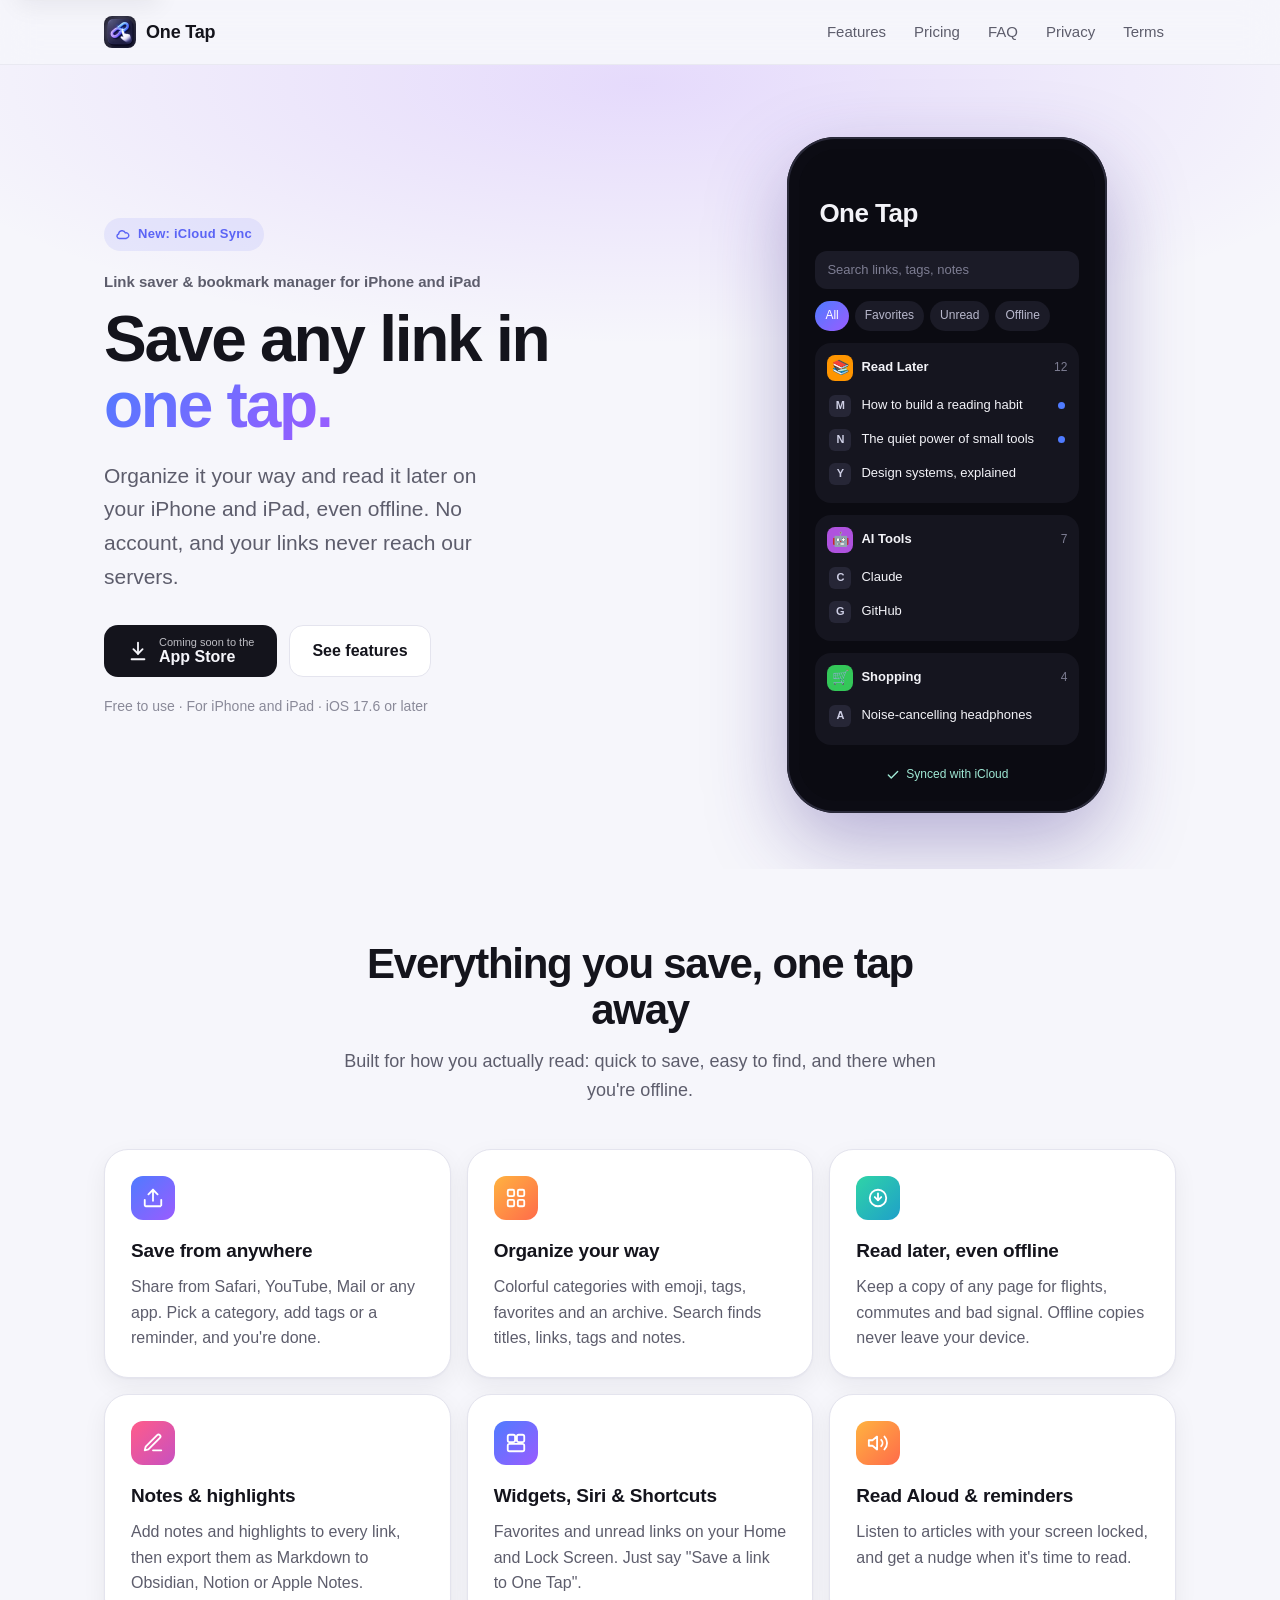
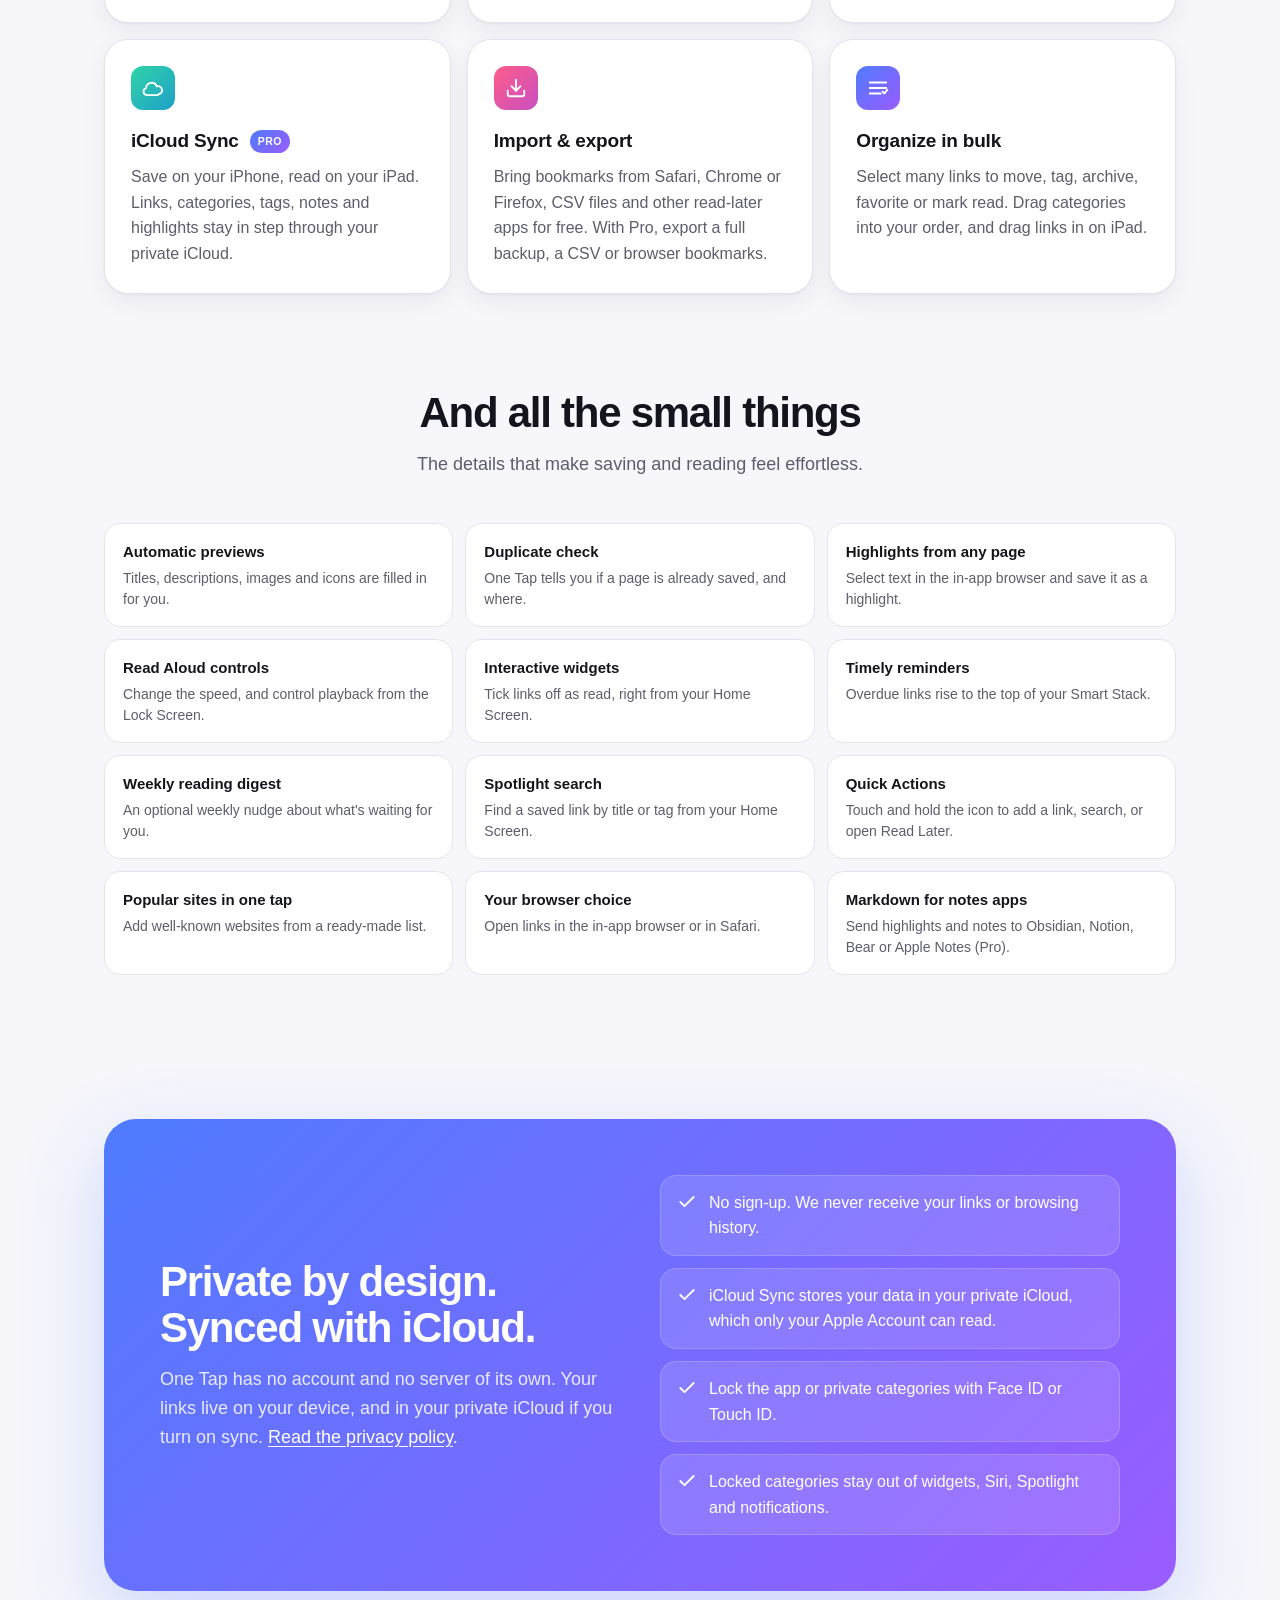
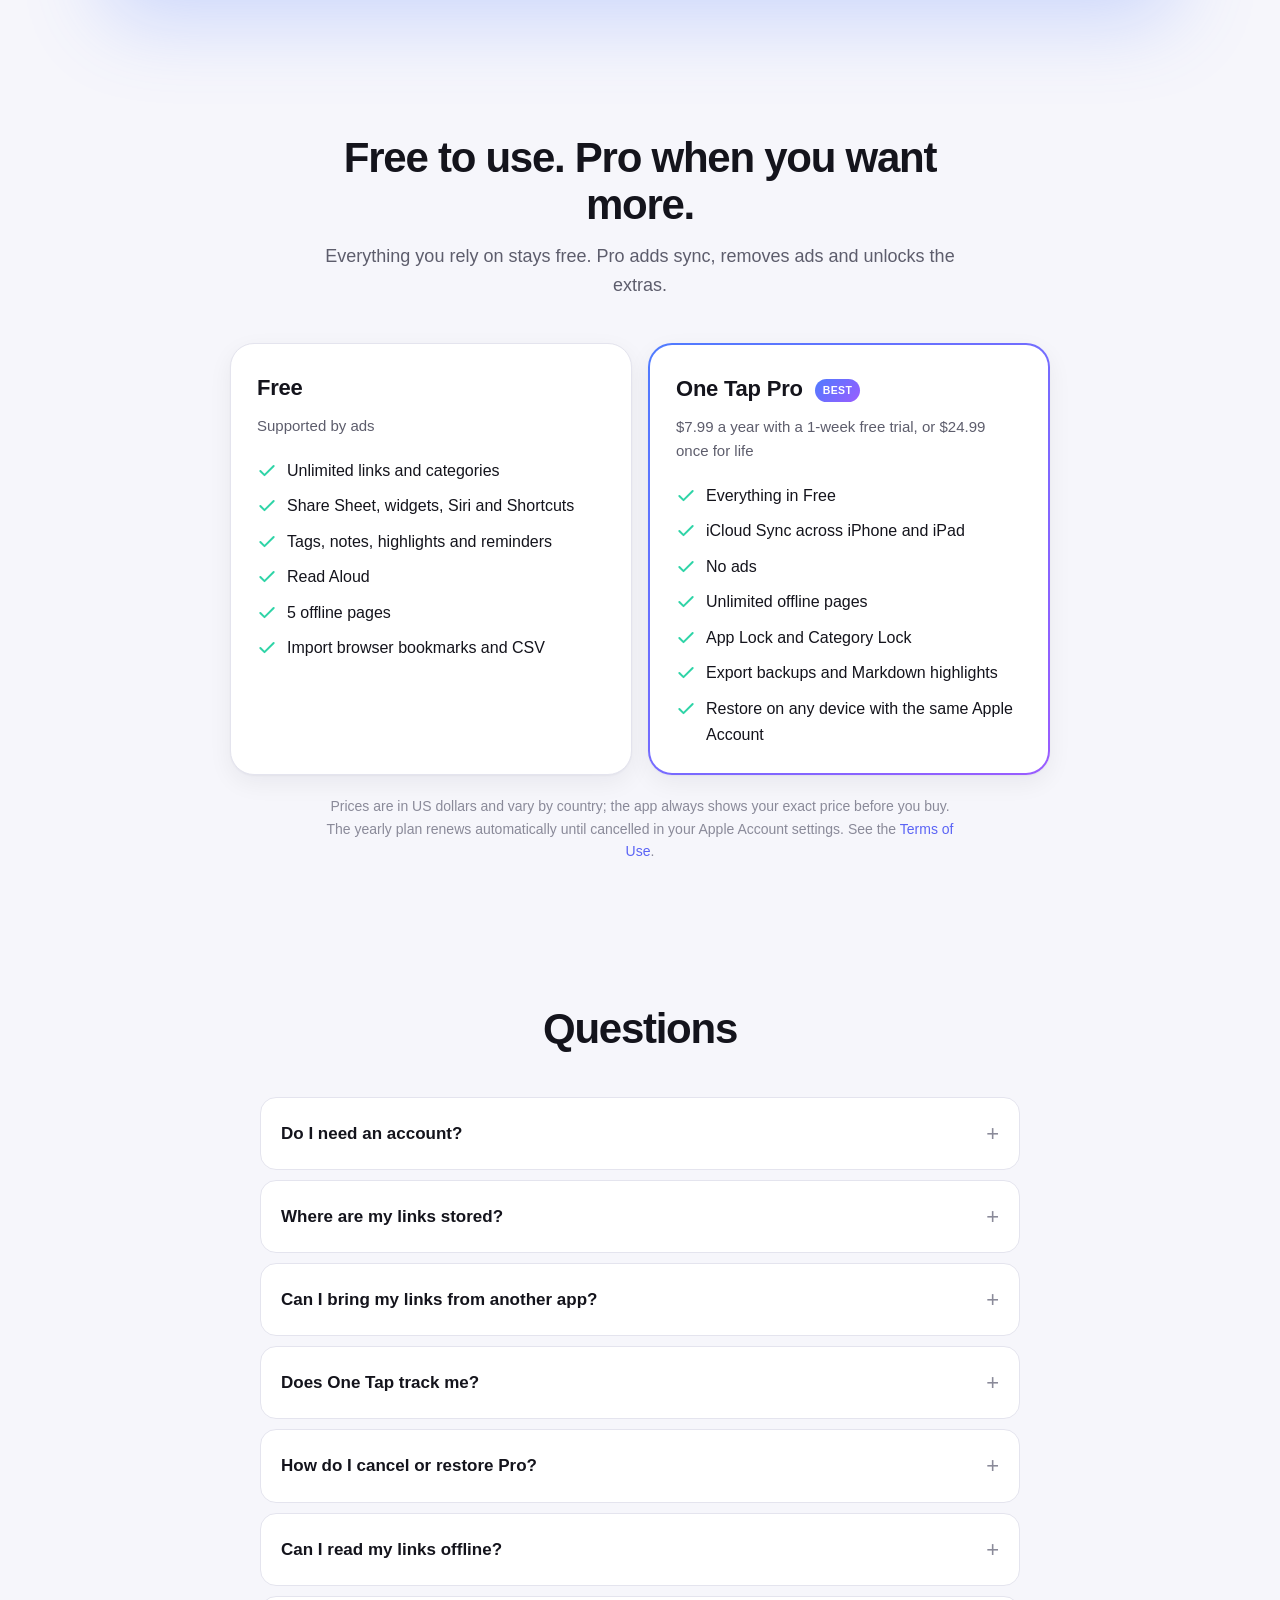
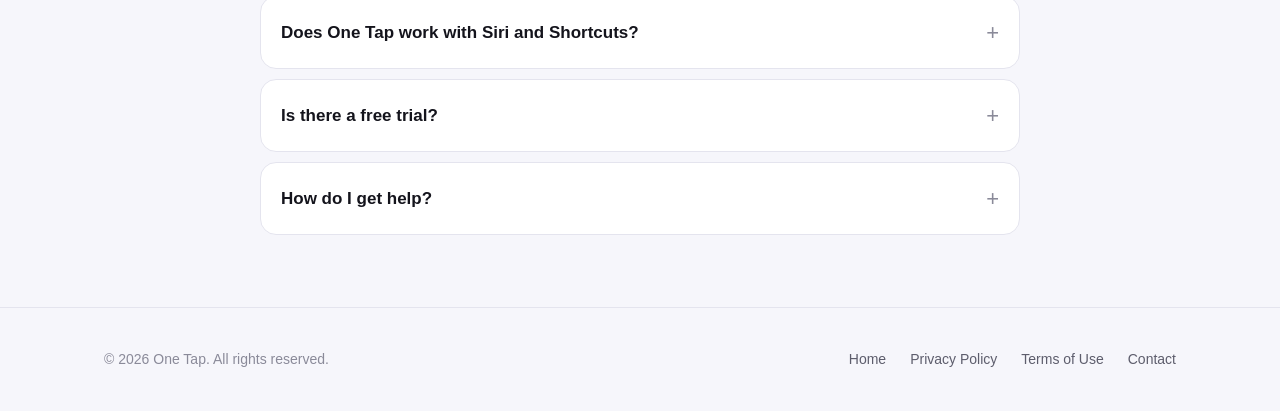
<file: index.html>
<!DOCTYPE html>
<html lang="en">
<head>
    <meta charset="UTF-8">
    <meta name="viewport" content="width=device-width, initial-scale=1.0, viewport-fit=cover">
    <title>One Tap: Link Saver &amp; Bookmark Manager for iPhone &amp; iPad</title>
    <meta name="description" content="Save any link in one tap, organize it with categories and tags, and read it later, even offline. Private, no account, with iCloud Sync, widgets and Siri.">
    <link rel="canonical" href="https://mobarak19.github.io/one-tap-privacy/">
    <meta name="robots" content="index, follow, max-image-preview:large">
    <meta name="author" content="Mobarak Hossen">
    <meta name="theme-color" content="#f6f6fb" media="(prefers-color-scheme: light)">
    <meta name="theme-color" content="#07070c" media="(prefers-color-scheme: dark)">
    <meta property="og:type" content="website">
    <meta property="og:site_name" content="One Tap">
    <meta property="og:locale" content="en_US">
    <meta property="og:url" content="https://mobarak19.github.io/one-tap-privacy/">
    <meta property="og:title" content="One Tap: Link Saver &amp; Bookmark Manager for iPhone &amp; iPad">
    <meta property="og:description" content="Save any link in one tap, organize it with categories and tags, and read it later, even offline. Private, no account, with iCloud Sync, widgets and Siri.">
    <meta property="og:image" content="https://mobarak19.github.io/one-tap-privacy/assets/og-image.png">
    <meta property="og:image:width" content="1200">
    <meta property="og:image:height" content="630">
    <meta property="og:image:alt" content="One Tap — Save any link in one tap. Link saver and bookmark manager for iPhone and iPad.">
    <meta name="twitter:card" content="summary_large_image">
    <meta name="twitter:title" content="One Tap: Link Saver &amp; Bookmark Manager for iPhone &amp; iPad">
    <meta name="twitter:description" content="Save any link in one tap, organize it with categories and tags, and read it later, even offline. Private, no account, with iCloud Sync, widgets and Siri.">
    <meta name="twitter:image" content="https://mobarak19.github.io/one-tap-privacy/assets/og-image.png">
    <link rel="icon" type="image/png" sizes="64x64" href="assets/favicon.png">
    <link rel="apple-touch-icon" href="assets/apple-touch-icon.png">
    <link rel="manifest" href="site.webmanifest">
    <link rel="stylesheet" href="assets/styles.css">
    <script type="application/ld+json">
{
 "@context": "https://schema.org",
 "@graph": [
  {
   "@type": "WebSite",
   "@id": "https://mobarak19.github.io/one-tap-privacy/#website",
   "url": "https://mobarak19.github.io/one-tap-privacy/",
   "name": "One Tap",
   "inLanguage": "en",
   "publisher": {
    "@type": "Person",
    "name": "Mobarak Hossen",
    "email": "mailto:mobarakhossen2012@gmail.com"
   }
  },
  {
   "@type": "MobileApplication",
   "@id": "https://mobarak19.github.io/one-tap-privacy/#app",
   "name": "One Tap: Link Saver & Bookmark",
   "operatingSystem": "iOS 17.6 or later, iPadOS",
   "applicationCategory": "UtilitiesApplication",
   "applicationSubCategory": "Productivity",
   "description": "A fast, private link saver and bookmark manager for iPhone and iPad. Save links from any app, organize them in categories with tags, read later even offline, and sync with iCloud.",
   "url": "https://mobarak19.github.io/one-tap-privacy/",
   "image": "https://mobarak19.github.io/one-tap-privacy/assets/og-image.png",
   "author": {
    "@type": "Person",
    "name": "Mobarak Hossen",
    "email": "mailto:mobarakhossen2012@gmail.com"
   },
   "featureList": [
    "Save links from the Share Sheet in any app",
    "Categories with emoji and colors",
    "Tags, favorites, archive and unread filters",
    "Search titles, links, tags and notes",
    "Offline reading",
    "Read Aloud",
    "Notes and highlights",
    "Read-later reminders and weekly digest",
    "Home Screen and Lock Screen widgets",
    "Siri and Shortcuts",
    "Spotlight search and Quick Actions",
    "iCloud Sync (Pro)",
    "App Lock and Category Lock with Face ID (Pro)",
    "Import browser bookmarks and CSV",
    "Export backups and Markdown (Pro)"
   ],
   "offers": [
    {
     "@type": "Offer",
     "name": "Free",
     "price": "0",
     "priceCurrency": "USD"
    },
    {
     "@type": "Offer",
     "name": "One Tap Pro Yearly",
     "price": "7.99",
     "priceCurrency": "USD"
    },
    {
     "@type": "Offer",
     "name": "One Tap Pro Lifetime",
     "price": "24.99",
     "priceCurrency": "USD"
    }
   ]
  },
  {
   "@type": "FAQPage",
   "mainEntity": [
    {
     "@type": "Question",
     "name": "Do I need an account?",
     "acceptedAnswer": {
      "@type": "Answer",
      "text": "No. One Tap works without sign-up. If you turn on iCloud Sync, it uses the Apple Account you're already signed in with."
     }
    },
    {
     "@type": "Question",
     "name": "Where are my links stored?",
     "acceptedAnswer": {
      "@type": "Answer",
      "text": "On your device. With iCloud Sync on, a copy is also kept in your private iCloud database, which only your Apple Account can read. We can't see your links. Offline copies and locks always stay on the device."
     }
    },
    {
     "@type": "Question",
     "name": "Can I bring my links from another app?",
     "acceptedAnswer": {
      "@type": "Answer",
      "text": "Yes. Import bookmarks from Safari, Chrome or Firefox (HTML), CSV files, and HTML exports from other read-later apps, with tags, dates and read status. Go to Settings › Import Backup or Bookmarks."
     }
    },
    {
     "@type": "Question",
     "name": "Does One Tap track me?",
     "acceptedAnswer": {
      "@type": "Answer",
      "text": "One Tap itself doesn't. The free version shows ads from Google AdMob, which may collect device and advertising information depending on your consent and App Tracking Transparency choices. Your saved links are never shared with advertisers, and One Tap Pro removes ads."
     }
    },
    {
     "@type": "Question",
     "name": "How do I cancel or restore Pro?",
     "acceptedAnswer": {
      "@type": "Answer",
      "text": "Cancel the yearly plan anytime in Settings › [your name] › Subscriptions on your iPhone; Pro stays active until the end of the period you paid for. To restore a purchase on a new device, tap Restore on the One Tap Pro screen."
     }
    },
    {
     "@type": "Question",
     "name": "Can I read my links offline?",
     "acceptedAnswer": {
      "@type": "Answer",
      "text": "Yes. Save a page for offline reading and it's kept on your device for flights, commutes and bad signal. The free plan keeps 5 offline pages; Pro has no limit."
     }
    },
    {
     "@type": "Question",
     "name": "Does One Tap work with Siri and Shortcuts?",
     "acceptedAnswer": {
      "@type": "Answer",
      "text": "Yes. Say \"Save a link to One Tap\", or use the Shortcuts app to save links, list unread links or open a random unread one."
     }
    },
    {
     "@type": "Question",
     "name": "Is there a free trial?",
     "acceptedAnswer": {
      "@type": "Answer",
      "text": "Yes. The yearly plan starts with a 1-week free trial for new subscribers. Cancel before it ends and you won't be charged."
     }
    },
    {
     "@type": "Question",
     "name": "How do I get help?",
     "acceptedAnswer": {
      "@type": "Answer",
      "text": "Use Settings › Send Feedback in the app, or email mobarakhossen2012@gmail.com."
     }
    }
   ]
  }
 ]
}
    </script>
</head>
<body>
    <a class="skip-link" href="#main">Skip to content</a>

    <header class="site-header">
        <div class="wrap">
            <a class="brand" href="./" aria-label="One Tap home">
                <img src="assets/favicon.png" alt="" width="32" height="32">
                One Tap
            </a>
            <nav class="nav" aria-label="Main">
                <a class="nav-optional" href="#features">Features</a>
                <a class="nav-optional" href="#pricing">Pricing</a>
                <a href="#faq">FAQ</a>
                <a href="privacy-policy.html">Privacy</a>
                <a href="terms-of-use.html">Terms</a>
            </nav>
        </div>
    </header>

    <main id="main">
        <!-- Hero -->
        <section class="hero" aria-labelledby="hero-title">
            <div class="wrap">
                <div>
                    <span class="eyebrow">
                        <svg width="14" height="14" viewBox="0 0 24 24" fill="none" stroke="currentColor" stroke-width="2.4" stroke-linecap="round" stroke-linejoin="round" aria-hidden="true"><path d="M17.5 19a4.5 4.5 0 1 0-1.4-8.8A6 6 0 0 0 4.5 12 4 4 0 0 0 6 19.8h11.5Z"/></svg>
                        New: iCloud Sync
                    </span>
                    <h1 id="hero-title"><span class="h1-kicker">Link saver &amp; bookmark manager for iPhone and iPad</span>Save any link in <span class="gradient-text">one tap.</span></h1>
                    <p class="lead">Organize it your way and read it later on your iPhone and iPad, even offline. No account, and your links never reach our servers.</p>
                    <div class="hero-actions">
                        <!-- When the app is live, point this at https://apps.apple.com/app/id<APP_ID>
                             and swap in Apple's official "Download on the App Store" badge. -->
                        <a class="btn btn-store" href="#pricing">
                            <svg viewBox="0 0 24 24" fill="none" stroke="currentColor" stroke-width="2" stroke-linecap="round" stroke-linejoin="round" aria-hidden="true"><path d="M12 3v12"/><path d="m7 10 5 5 5-5"/><path d="M5 21h14"/></svg>
                            <span class="btn-label"><small>Coming soon to the</small>App Store</span>
                        </a>
                        <a class="btn btn-ghost" href="#features">See features</a>
                    </div>
                    <p class="hero-note">Free to use · For iPhone and iPad · iOS 17.6 or later</p>
                </div>

                <div class="phone" role="img" aria-label="One Tap on iPhone, showing categories of saved links">
                    <div class="screen" aria-hidden="true">
                        <div class="screen-title">One Tap</div>
                        <div class="screen-search">Search links, tags, notes</div>
                        <div class="chips">
                            <span class="chip active">All</span>
                            <span class="chip">Favorites</span>
                            <span class="chip">Unread</span>
                            <span class="chip">Offline</span>
                        </div>
                        <div class="cat">
                            <div class="cat-head">
                                <span class="cat-dot" style="background:#ff9500">📚</span> Read Later
                                <span class="cat-count">12</span>
                            </div>
                            <div class="link-row"><span class="favicon">M</span><span>How to build a reading habit</span><i class="dot"></i></div>
                            <div class="link-row"><span class="favicon">N</span><span>The quiet power of small tools</span><i class="dot"></i></div>
                            <div class="link-row"><span class="favicon">Y</span><span>Design systems, explained</span></div>
                        </div>
                        <div class="cat">
                            <div class="cat-head">
                                <span class="cat-dot" style="background:#af52de">🤖</span> AI Tools
                                <span class="cat-count">7</span>
                            </div>
                            <div class="link-row"><span class="favicon">C</span><span>Claude</span></div>
                            <div class="link-row"><span class="favicon">G</span><span>GitHub</span></div>
                        </div>
                        <div class="cat">
                            <div class="cat-head">
                                <span class="cat-dot" style="background:#34c759">🛒</span> Shopping
                                <span class="cat-count">4</span>
                            </div>
                            <div class="link-row"><span class="favicon">A</span><span>Noise-cancelling headphones</span></div>
                        </div>
                        <div class="sync-pill">
                            <svg width="14" height="14" viewBox="0 0 24 24" fill="none" stroke="currentColor" stroke-width="2.4" stroke-linecap="round" stroke-linejoin="round"><path d="M20 6 9 17l-5-5"/></svg>
                            Synced with iCloud
                        </div>
                    </div>
                </div>
            </div>
        </section>

        <!-- Features -->
        <section class="section" id="features" aria-labelledby="features-title">
            <div class="wrap">
                <div class="section-head">
                    <h2 id="features-title">Everything you save, one tap away</h2>
                    <p>Built for how you actually read: quick to save, easy to find, and there when you're offline.</p>
                </div>
                <div class="grid">
                    <article class="card">
                        <div class="icon"><svg viewBox="0 0 24 24" fill="none" stroke="currentColor" stroke-width="2" stroke-linecap="round" stroke-linejoin="round" aria-hidden="true"><path d="M12 15V3"/><path d="m7 8 5-5 5 5"/><path d="M20 21H4a1 1 0 0 1-1-1v-6"/><path d="M21 14v6"/></svg></div>
                        <h3>Save from anywhere</h3>
                        <p>Share from Safari, YouTube, Mail or any app. Pick a category, add tags or a reminder, and you're done.</p>
                    </article>
                    <article class="card">
                        <div class="icon orange"><svg viewBox="0 0 24 24" fill="none" stroke="currentColor" stroke-width="2" stroke-linecap="round" stroke-linejoin="round" aria-hidden="true"><rect x="3" y="3" width="7" height="7" rx="1.5"/><rect x="14" y="3" width="7" height="7" rx="1.5"/><rect x="3" y="14" width="7" height="7" rx="1.5"/><rect x="14" y="14" width="7" height="7" rx="1.5"/></svg></div>
                        <h3>Organize your way</h3>
                        <p>Colorful categories with emoji, tags, favorites and an archive. Search finds titles, links, tags and notes.</p>
                    </article>
                    <article class="card">
                        <div class="icon mint"><svg viewBox="0 0 24 24" fill="none" stroke="currentColor" stroke-width="2" stroke-linecap="round" stroke-linejoin="round" aria-hidden="true"><circle cx="12" cy="12" r="9"/><path d="M12 7v7"/><path d="m8.5 11 3.5 3.5 3.5-3.5"/></svg></div>
                        <h3>Read later, even offline</h3>
                        <p>Keep a copy of any page for flights, commutes and bad signal. Offline copies never leave your device.</p>
                    </article>
                    <article class="card">
                        <div class="icon pink"><svg viewBox="0 0 24 24" fill="none" stroke="currentColor" stroke-width="2" stroke-linecap="round" stroke-linejoin="round" aria-hidden="true"><path d="M12 20h9"/><path d="M16.5 3.5a2.1 2.1 0 0 1 3 3L7 19l-4 1 1-4Z"/></svg></div>
                        <h3>Notes &amp; highlights</h3>
                        <p>Add notes and highlights to every link, then export them as Markdown to Obsidian, Notion or Apple Notes.</p>
                    </article>
                    <article class="card">
                        <div class="icon"><svg viewBox="0 0 24 24" fill="none" stroke="currentColor" stroke-width="2" stroke-linecap="round" stroke-linejoin="round" aria-hidden="true"><rect x="3" y="3" width="8" height="8" rx="2"/><rect x="13" y="3" width="8" height="8" rx="2"/><rect x="3" y="13" width="18" height="8" rx="2"/></svg></div>
                        <h3>Widgets, Siri &amp; Shortcuts</h3>
                        <p>Favorites and unread links on your Home and Lock Screen. Just say "Save a link to One Tap".</p>
                    </article>
                    <article class="card">
                        <div class="icon orange"><svg viewBox="0 0 24 24" fill="none" stroke="currentColor" stroke-width="2" stroke-linecap="round" stroke-linejoin="round" aria-hidden="true"><path d="M11 5 6 9H2v6h4l5 4Z"/><path d="M15.5 8.5a5 5 0 0 1 0 7"/><path d="M19 5a10 10 0 0 1 0 14"/></svg></div>
                        <h3>Read Aloud &amp; reminders</h3>
                        <p>Listen to articles with your screen locked, and get a nudge when it's time to read.</p>
                    </article>
                    <article class="card">
                        <div class="icon mint"><svg viewBox="0 0 24 24" fill="none" stroke="currentColor" stroke-width="2" stroke-linecap="round" stroke-linejoin="round" aria-hidden="true"><path d="M17.5 19a4.5 4.5 0 1 0-1.4-8.8A6 6 0 0 0 4.5 12 4 4 0 0 0 6 19.8h11.5Z"/></svg></div>
                        <h3>iCloud Sync <span class="badge">PRO</span></h3>
                        <p>Save on your iPhone, read on your iPad. Links, categories, tags, notes and highlights stay in step through your private iCloud.</p>
                    </article>
                    <article class="card">
                        <div class="icon pink"><svg viewBox="0 0 24 24" fill="none" stroke="currentColor" stroke-width="2" stroke-linecap="round" stroke-linejoin="round" aria-hidden="true"><path d="M21 15v4a2 2 0 0 1-2 2H5a2 2 0 0 1-2-2v-4"/><path d="m7 10 5 5 5-5"/><path d="M12 15V3"/></svg></div>
                        <h3>Import &amp; export</h3>
                        <p>Bring bookmarks from Safari, Chrome or Firefox, CSV files and other read-later apps for free. With Pro, export a full backup, a CSV or browser bookmarks.</p>
                    </article>
                    <article class="card">
                        <div class="icon"><svg viewBox="0 0 24 24" fill="none" stroke="currentColor" stroke-width="2" stroke-linecap="round" stroke-linejoin="round" aria-hidden="true"><path d="M3 6h18M3 12h18M3 18h12"/><path d="m17 16 2 2 3-4"/></svg></div>
                        <h3>Organize in bulk</h3>
                        <p>Select many links to move, tag, archive, favorite or mark read. Drag categories into your order, and drag links in on iPad.</p>
                    </article>
                </div>
            </div>
        </section>

        <!-- Details -->
        <section class="section section-tight" id="details" aria-labelledby="details-title">
            <div class="wrap">
                <div class="section-head">
                    <h2 id="details-title">And all the small things</h2>
                    <p>The details that make saving and reading feel effortless.</p>
                </div>
                <ul class="minis">
                    <li><strong>Automatic previews</strong><span>Titles, descriptions, images and icons are filled in for you.</span></li>
                    <li><strong>Duplicate check</strong><span>One Tap tells you if a page is already saved, and where.</span></li>
                    <li><strong>Highlights from any page</strong><span>Select text in the in-app browser and save it as a highlight.</span></li>
                    <li><strong>Read Aloud controls</strong><span>Change the speed, and control playback from the Lock Screen.</span></li>
                    <li><strong>Interactive widgets</strong><span>Tick links off as read, right from your Home Screen.</span></li>
                    <li><strong>Timely reminders</strong><span>Overdue links rise to the top of your Smart Stack.</span></li>
                    <li><strong>Weekly reading digest</strong><span>An optional weekly nudge about what's waiting for you.</span></li>
                    <li><strong>Spotlight search</strong><span>Find a saved link by title or tag from your Home Screen.</span></li>
                    <li><strong>Quick Actions</strong><span>Touch and hold the icon to add a link, search, or open Read Later.</span></li>
                    <li><strong>Popular sites in one tap</strong><span>Add well-known websites from a ready-made list.</span></li>
                    <li><strong>Your browser choice</strong><span>Open links in the in-app browser or in Safari.</span></li>
                    <li><strong>Markdown for notes apps</strong><span>Send highlights and notes to Obsidian, Notion, Bear or Apple Notes (Pro).</span></li>
                </ul>
            </div>
        </section>

        <!-- Privacy -->
        <section class="section" id="privacy" aria-labelledby="privacy-title">
            <div class="wrap">
                <div class="band">
                    <div>
                        <h2 id="privacy-title">Private by design. Synced with iCloud.</h2>
                        <p>One Tap has no account and no server of its own. Your links live on your device, and in your private iCloud if you turn on sync. <a href="privacy-policy.html">Read the privacy policy</a>.</p>
                    </div>
                    <ul>
                        <li><svg viewBox="0 0 24 24" fill="none" stroke="currentColor" stroke-width="2.2" stroke-linecap="round" stroke-linejoin="round" aria-hidden="true"><path d="M20 6 9 17l-5-5"/></svg>No sign-up. We never receive your links or browsing history.</li>
                        <li><svg viewBox="0 0 24 24" fill="none" stroke="currentColor" stroke-width="2.2" stroke-linecap="round" stroke-linejoin="round" aria-hidden="true"><path d="M20 6 9 17l-5-5"/></svg>iCloud Sync stores your data in your private iCloud, which only your Apple Account can read.</li>
                        <li><svg viewBox="0 0 24 24" fill="none" stroke="currentColor" stroke-width="2.2" stroke-linecap="round" stroke-linejoin="round" aria-hidden="true"><path d="M20 6 9 17l-5-5"/></svg>Lock the app or private categories with Face ID or Touch ID.</li>
                        <li><svg viewBox="0 0 24 24" fill="none" stroke="currentColor" stroke-width="2.2" stroke-linecap="round" stroke-linejoin="round" aria-hidden="true"><path d="M20 6 9 17l-5-5"/></svg>Locked categories stay out of widgets, Siri, Spotlight and notifications.</li>
                    </ul>
                </div>
            </div>
        </section>

        <!-- Pricing -->
        <section class="section" id="pricing" aria-labelledby="pricing-title">
            <div class="wrap">
                <div class="section-head">
                    <h2 id="pricing-title">Free to use. Pro when you want more.</h2>
                    <p>Everything you rely on stays free. Pro adds sync, removes ads and unlocks the extras.</p>
                </div>
                <div class="plans">
                    <article class="card plan">
                        <h3>Free</h3>
                        <p class="plan-sub">Supported by ads</p>
                        <ul>
                            <li><svg viewBox="0 0 24 24" fill="none" stroke="currentColor" stroke-width="2.4" stroke-linecap="round" stroke-linejoin="round" aria-hidden="true"><path d="M20 6 9 17l-5-5"/></svg>Unlimited links and categories</li>
                            <li><svg viewBox="0 0 24 24" fill="none" stroke="currentColor" stroke-width="2.4" stroke-linecap="round" stroke-linejoin="round" aria-hidden="true"><path d="M20 6 9 17l-5-5"/></svg>Share Sheet, widgets, Siri and Shortcuts</li>
                            <li><svg viewBox="0 0 24 24" fill="none" stroke="currentColor" stroke-width="2.4" stroke-linecap="round" stroke-linejoin="round" aria-hidden="true"><path d="M20 6 9 17l-5-5"/></svg>Tags, notes, highlights and reminders</li>
                            <li><svg viewBox="0 0 24 24" fill="none" stroke="currentColor" stroke-width="2.4" stroke-linecap="round" stroke-linejoin="round" aria-hidden="true"><path d="M20 6 9 17l-5-5"/></svg>Read Aloud</li>
                            <li><svg viewBox="0 0 24 24" fill="none" stroke="currentColor" stroke-width="2.4" stroke-linecap="round" stroke-linejoin="round" aria-hidden="true"><path d="M20 6 9 17l-5-5"/></svg>5 offline pages</li>
                            <li><svg viewBox="0 0 24 24" fill="none" stroke="currentColor" stroke-width="2.4" stroke-linecap="round" stroke-linejoin="round" aria-hidden="true"><path d="M20 6 9 17l-5-5"/></svg>Import browser bookmarks and CSV</li>
                        </ul>
                    </article>
                    <article class="card plan pro">
                        <h3>One Tap Pro <span class="badge">BEST</span></h3>
                        <p class="plan-sub">$7.99 a year with a 1-week free trial, or $24.99 once for life</p>
                        <ul>
                            <li><svg viewBox="0 0 24 24" fill="none" stroke="currentColor" stroke-width="2.4" stroke-linecap="round" stroke-linejoin="round" aria-hidden="true"><path d="M20 6 9 17l-5-5"/></svg>Everything in Free</li>
                            <li><svg viewBox="0 0 24 24" fill="none" stroke="currentColor" stroke-width="2.4" stroke-linecap="round" stroke-linejoin="round" aria-hidden="true"><path d="M20 6 9 17l-5-5"/></svg>iCloud Sync across iPhone and iPad</li>
                            <li><svg viewBox="0 0 24 24" fill="none" stroke="currentColor" stroke-width="2.4" stroke-linecap="round" stroke-linejoin="round" aria-hidden="true"><path d="M20 6 9 17l-5-5"/></svg>No ads</li>
                            <li><svg viewBox="0 0 24 24" fill="none" stroke="currentColor" stroke-width="2.4" stroke-linecap="round" stroke-linejoin="round" aria-hidden="true"><path d="M20 6 9 17l-5-5"/></svg>Unlimited offline pages</li>
                            <li><svg viewBox="0 0 24 24" fill="none" stroke="currentColor" stroke-width="2.4" stroke-linecap="round" stroke-linejoin="round" aria-hidden="true"><path d="M20 6 9 17l-5-5"/></svg>App Lock and Category Lock</li>
                            <li><svg viewBox="0 0 24 24" fill="none" stroke="currentColor" stroke-width="2.4" stroke-linecap="round" stroke-linejoin="round" aria-hidden="true"><path d="M20 6 9 17l-5-5"/></svg>Export backups and Markdown highlights</li>
                            <li><svg viewBox="0 0 24 24" fill="none" stroke="currentColor" stroke-width="2.4" stroke-linecap="round" stroke-linejoin="round" aria-hidden="true"><path d="M20 6 9 17l-5-5"/></svg>Restore on any device with the same Apple Account</li>
                        </ul>
                    </article>
                </div>
                <p class="plans-note">Prices are in US dollars and vary by country; the app always shows your exact price before you buy. The yearly plan renews automatically until cancelled in your Apple Account settings. See the <a href="terms-of-use.html#one-tap-pro-and-in-app-purchases">Terms of Use</a>.</p>
            </div>
        </section>

        <!-- FAQ -->
        <section class="section" id="faq" aria-labelledby="faq-title">
            <div class="wrap">
                <div class="section-head">
                    <h2 id="faq-title">Questions</h2>
                </div>
                <div class="faq">
                    <details>
                        <summary>Do I need an account?</summary>
                        <p>No. One Tap works without sign-up. If you turn on iCloud Sync, it uses the Apple Account you're already signed in with.</p>
                    </details>
                    <details>
                        <summary>Where are my links stored?</summary>
                        <p>On your device. With iCloud Sync on, a copy is also kept in your private iCloud database, which only your Apple Account can read. We can't see your links. Offline copies and locks always stay on the device.</p>
                    </details>
                    <details>
                        <summary>Can I bring my links from another app?</summary>
                        <p>Yes. Import bookmarks from Safari, Chrome or Firefox (HTML), CSV files, and HTML exports from other read-later apps, with tags, dates and read status. Go to Settings › Import Backup or Bookmarks.</p>
                    </details>
                    <details>
                        <summary>Does One Tap track me?</summary>
                        <p>One Tap itself doesn't. The free version shows ads from Google AdMob, which may collect device and advertising information depending on your consent and App Tracking Transparency choices. Your saved links are never shared with advertisers, and One Tap Pro removes ads.</p>
                    </details>
                    <details>
                        <summary>How do I cancel or restore Pro?</summary>
                        <p>Cancel the yearly plan anytime in Settings › [your name] › Subscriptions on your iPhone; Pro stays active until the end of the period you paid for. To restore a purchase on a new device, tap Restore on the One Tap Pro screen.</p>
                    </details>
                    <details>
                        <summary>Can I read my links offline?</summary>
                        <p>Yes. Save a page for offline reading and it's kept on your device for flights, commutes and bad signal. The free plan keeps 5 offline pages; Pro has no limit.</p>
                    </details>
                    <details>
                        <summary>Does One Tap work with Siri and Shortcuts?</summary>
                        <p>Yes. Say "Save a link to One Tap", or use the Shortcuts app to save links, list unread links or open a random unread one.</p>
                    </details>
                    <details>
                        <summary>Is there a free trial?</summary>
                        <p>Yes. The yearly plan starts with a 1-week free trial for new subscribers. Cancel before it ends and you won't be charged.</p>
                    </details>
                    <details>
                        <summary>How do I get help?</summary>
                        <p>Use Settings › Send Feedback in the app, or email <a href="mailto:mobarakhossen2012@gmail.com?subject=One%20Tap%20Support">mobarakhossen2012@gmail.com</a>.</p>
                    </details>
                </div>
            </div>
        </section>
    </main>

    <footer class="site-footer">
        <div class="wrap">
            <span>© <span data-year>2026</span> One Tap. All rights reserved.</span>
            <nav aria-label="Footer">
                <a href="./">Home</a>
                <a href="privacy-policy.html">Privacy Policy</a>
                <a href="terms-of-use.html">Terms of Use</a>
                <a href="mailto:mobarakhossen2012@gmail.com?subject=One%20Tap%20Support">Contact</a>
            </nav>
        </div>
    </footer>

    <script src="assets/site.js" defer></script>
</body>
</html>
</file>
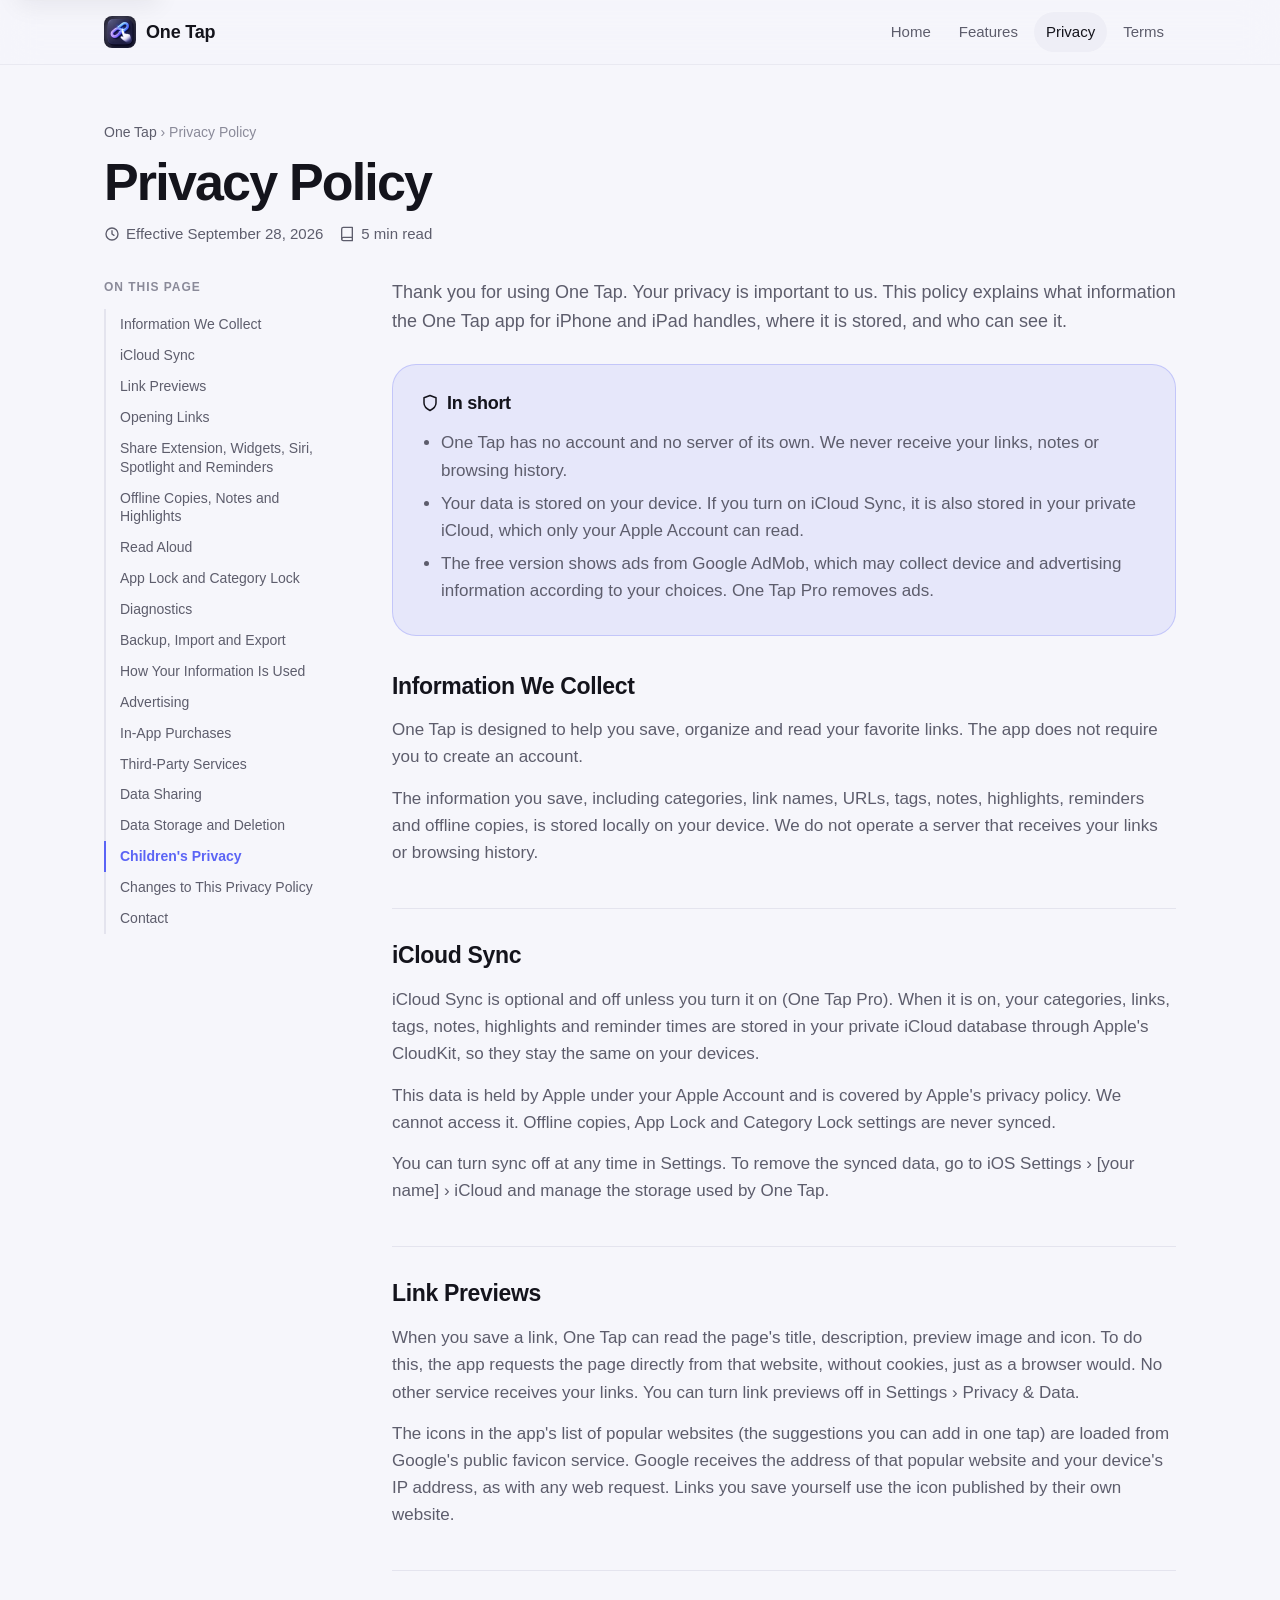
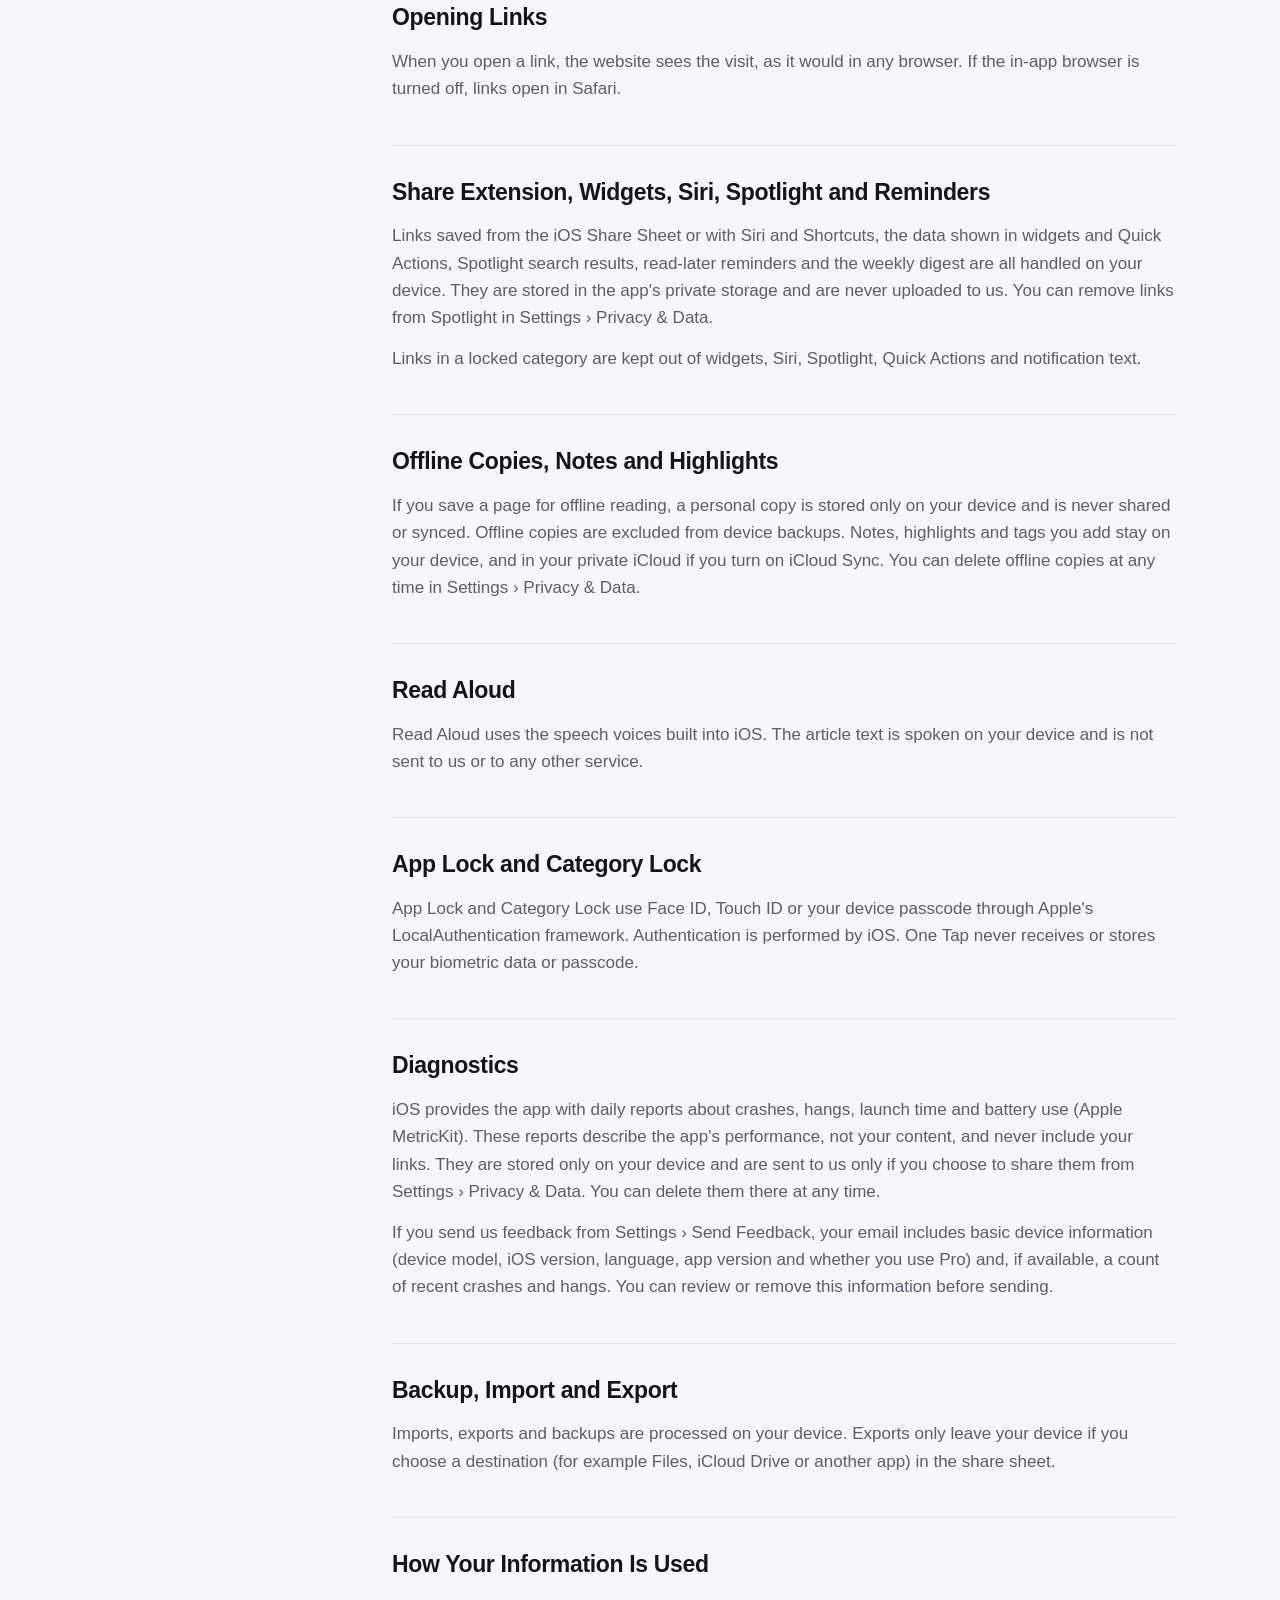
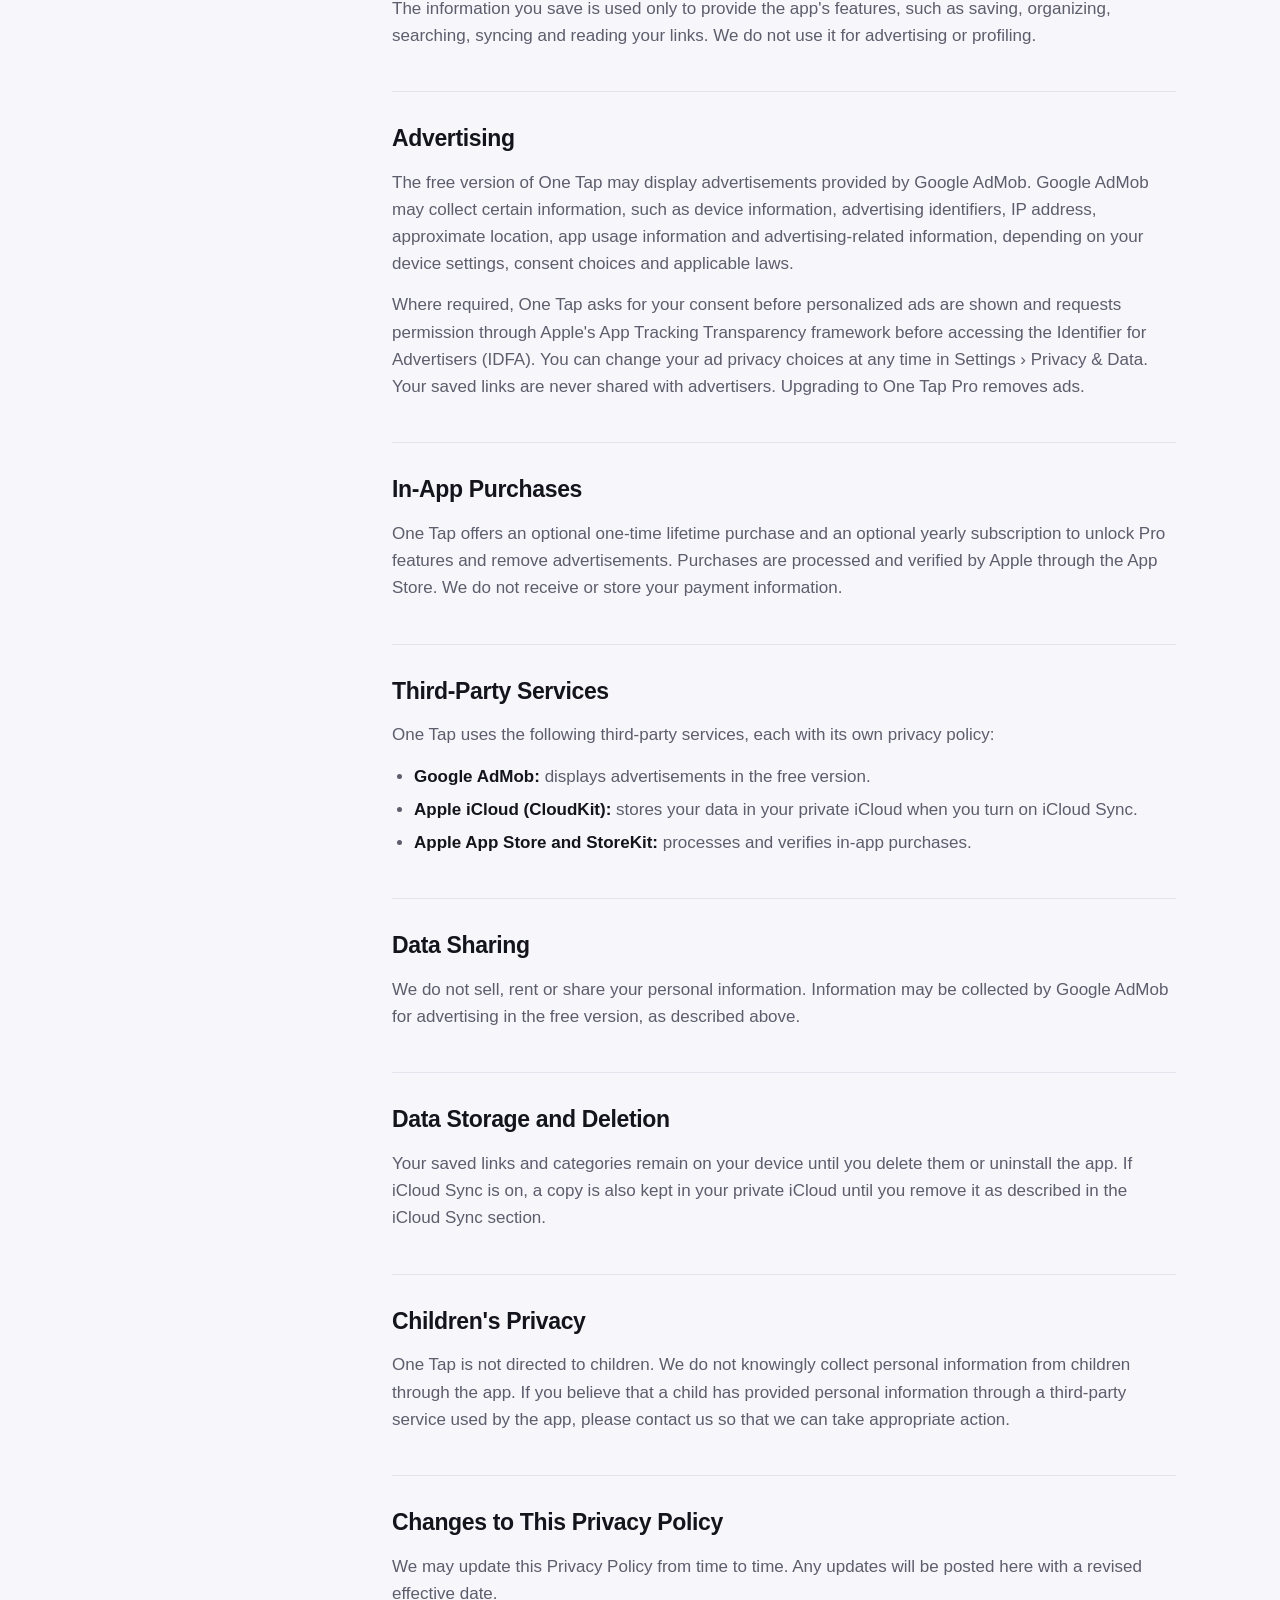
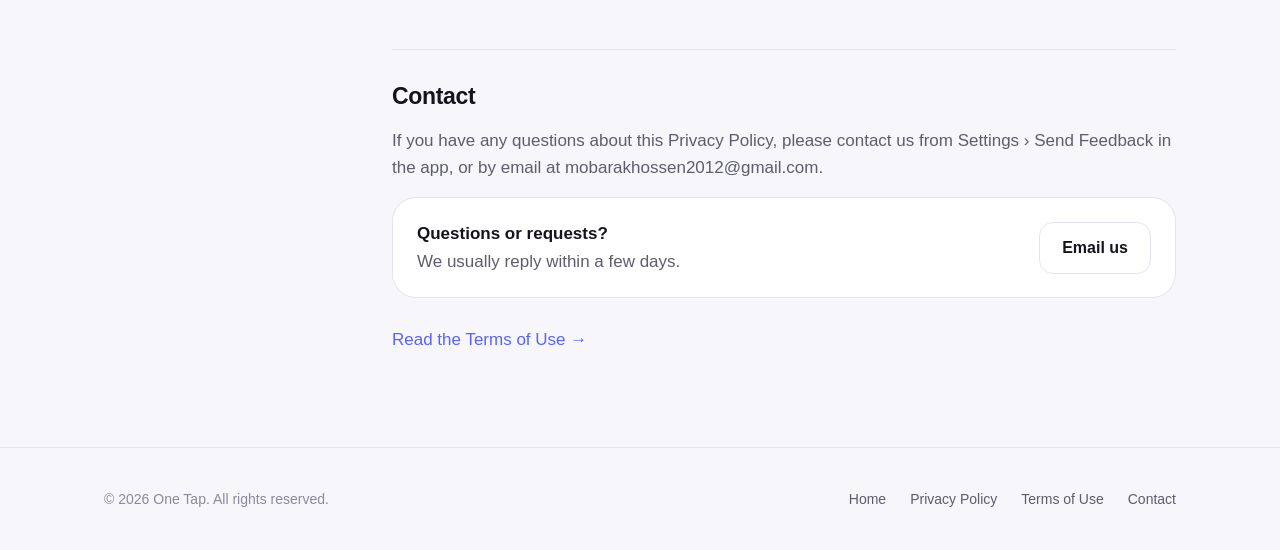
<file: privacy-policy.html>
<!DOCTYPE html>
<html lang="en">
<head>
    <meta charset="UTF-8">
    <meta name="viewport" content="width=device-width, initial-scale=1.0">
    <title>Privacy Policy | One Tap Link Saver & Bookmark App</title>
    <meta name="description" content="How One Tap handles your information: links stay on your device, optional private iCloud Sync, no account and no One Tap server. Details on ads and diagnostics.">
    <link rel="canonical" href="https://mobarak19.github.io/one-tap-privacy/privacy-policy.html">
    <meta name="robots" content="index, follow, max-image-preview:large">
    <meta name="theme-color" content="#f6f6fb" media="(prefers-color-scheme: light)">
    <meta name="theme-color" content="#07070c" media="(prefers-color-scheme: dark)">
    <meta property="og:type" content="article">
    <meta property="og:site_name" content="One Tap">
    <meta property="og:locale" content="en_US">
    <meta property="og:url" content="https://mobarak19.github.io/one-tap-privacy/privacy-policy.html">
    <meta property="og:title" content="Privacy Policy | One Tap Link Saver & Bookmark App">
    <meta property="og:description" content="How One Tap handles your information: links stay on your device, optional private iCloud Sync, no account and no One Tap server. Details on ads and diagnostics.">
    <meta property="og:image" content="https://mobarak19.github.io/one-tap-privacy/assets/og-image.png">
    <meta property="og:image:width" content="1200">
    <meta property="og:image:height" content="630">
    <meta name="twitter:card" content="summary_large_image">
    <meta name="twitter:title" content="Privacy Policy | One Tap Link Saver & Bookmark App">
    <meta name="twitter:description" content="How One Tap handles your information: links stay on your device, optional private iCloud Sync, no account and no One Tap server. Details on ads and diagnostics.">
    <meta name="twitter:image" content="https://mobarak19.github.io/one-tap-privacy/assets/og-image.png">
    <link rel="icon" type="image/png" sizes="64x64" href="assets/favicon.png">
    <link rel="apple-touch-icon" href="assets/apple-touch-icon.png">
    <link rel="manifest" href="site.webmanifest">
    <link rel="stylesheet" href="assets/styles.css">
    <script type="application/ld+json">
{
 "@context": "https://schema.org",
 "@graph": [
  {
   "@type": "WebPage",
   "@id": "https://mobarak19.github.io/one-tap-privacy/privacy-policy.html",
   "url": "https://mobarak19.github.io/one-tap-privacy/privacy-policy.html",
   "name": "Privacy Policy | One Tap Link Saver & Bookmark App",
   "description": "How One Tap handles your information: links stay on your device, optional private iCloud Sync, no account and no One Tap server. Details on ads and diagnostics.",
   "isPartOf": {
    "@id": "https://mobarak19.github.io/one-tap-privacy/#website"
   },
   "inLanguage": "en",
   "dateModified": "2026-09-28"
  },
  {
   "@type": "BreadcrumbList",
   "itemListElement": [
    {
     "@type": "ListItem",
     "position": 1,
     "name": "One Tap",
     "item": "https://mobarak19.github.io/one-tap-privacy/"
    },
    {
     "@type": "ListItem",
     "position": 2,
     "name": "Privacy Policy",
     "item": "https://mobarak19.github.io/one-tap-privacy/privacy-policy.html"
    }
   ]
  }
 ]
}
    </script>
</head>
<body>
    <a class="skip-link" href="#main">Skip to content</a>

    <header class="site-header">
        <div class="wrap">
            <a class="brand" href="./" aria-label="One Tap home">
                <img src="assets/favicon.png" alt="" width="32" height="32">
                One Tap
            </a>
            <nav class="nav" aria-label="Main"><a href="./">Home</a><a href="./#features" class="nav-optional">Features</a><a href="privacy-policy.html" aria-current="page">Privacy</a><a href="terms-of-use.html">Terms</a></nav>
        </div>
    </header>

    <main id="main">
        <div class="wrap">
            <div class="legal-hero">
                <nav class="breadcrumb" aria-label="Breadcrumb"><a href="./">One Tap</a> › Privacy Policy</nav>
                <h1>Privacy Policy</h1>
                <p class="meta">
                    <span><svg width="16" height="16" viewBox="0 0 24 24" fill="none" stroke="currentColor" stroke-width="2" stroke-linecap="round" stroke-linejoin="round" aria-hidden="true"><circle cx="12" cy="12" r="9"/><path d="M12 7v5l3 2"/></svg> Effective September 28, 2026</span>
                    <span><svg width="16" height="16" viewBox="0 0 24 24" fill="none" stroke="currentColor" stroke-width="2" stroke-linecap="round" stroke-linejoin="round" aria-hidden="true"><path d="M4 19.5A2.5 2.5 0 0 1 6.5 17H20"/><path d="M6.5 2H20v20H6.5A2.5 2.5 0 0 1 4 19.5v-15A2.5 2.5 0 0 1 6.5 2Z"/></svg> 5 min read</span>
                </p>
            </div>

            <div class="legal">
                <aside class="toc" aria-label="Contents">
                    <details open>
                        <summary>Contents</summary>
                        <h2>On this page</h2>
                        <ol><li><a href="#information-we-collect">Information We Collect</a></li><li><a href="#icloud-sync">iCloud Sync</a></li><li><a href="#link-previews">Link Previews</a></li><li><a href="#opening-links">Opening Links</a></li><li><a href="#share-extension-widgets-siri-spotlight-and-reminders">Share Extension, Widgets, Siri, Spotlight and Reminders</a></li><li><a href="#offline-copies-notes-and-highlights">Offline Copies, Notes and Highlights</a></li><li><a href="#read-aloud">Read Aloud</a></li><li><a href="#app-lock-and-category-lock">App Lock and Category Lock</a></li><li><a href="#diagnostics">Diagnostics</a></li><li><a href="#backup-import-and-export">Backup, Import and Export</a></li><li><a href="#how-your-information-is-used">How Your Information Is Used</a></li><li><a href="#advertising">Advertising</a></li><li><a href="#in-app-purchases">In-App Purchases</a></li><li><a href="#third-party-services">Third-Party Services</a></li><li><a href="#data-sharing">Data Sharing</a></li><li><a href="#data-storage-and-deletion">Data Storage and Deletion</a></li><li><a href="#children-s-privacy">Children&#x27;s Privacy</a></li><li><a href="#changes-to-this-privacy-policy">Changes to This Privacy Policy</a></li><li><a href="#contact">Contact</a></li></ol>
                    </details>
                </aside>

                <article class="doc">
                    <p class="intro">Thank you for using One Tap. Your privacy is important to us. This policy explains what information the One Tap app for iPhone and iPad handles, where it is stored, and who can see it.</p>
                    <div class="summary" role="note"><h2><svg width="18" height="18" viewBox="0 0 24 24" fill="none" stroke="currentColor" stroke-width="2" stroke-linecap="round" stroke-linejoin="round" aria-hidden="true"><path d="M12 22s8-4 8-10V5l-8-3-8 3v7c0 6 8 10 8 10Z"/></svg> In short</h2><ul><li>One Tap has no account and no server of its own. We never receive your links, notes or browsing history.</li><li>Your data is stored on your device. If you turn on iCloud Sync, it is also stored in your private iCloud, which only your Apple Account can read.</li><li>The free version shows ads from Google AdMob, which may collect device and advertising information according to your choices. One Tap Pro removes ads.</li></ul></div>
                    <section id="information-we-collect" aria-labelledby="information-we-collect-title"><h2 id="information-we-collect-title">Information We Collect<a class="anchor" href="#information-we-collect" aria-label="Link to Information We Collect">#</a></h2><p>One Tap is designed to help you save, organize and read your favorite links. The app does not require you to create an account.</p>
<p>The information you save, including categories, link names, URLs, tags, notes, highlights, reminders and offline copies, is stored locally on your device. We do not operate a server that receives your links or browsing history.</p></section><section id="icloud-sync" aria-labelledby="icloud-sync-title"><h2 id="icloud-sync-title">iCloud Sync<a class="anchor" href="#icloud-sync" aria-label="Link to iCloud Sync">#</a></h2><p>iCloud Sync is optional and off unless you turn it on (One Tap Pro). When it is on, your categories, links, tags, notes, highlights and reminder times are stored in your private iCloud database through Apple's CloudKit, so they stay the same on your devices.</p>
<p>This data is held by Apple under your Apple Account and is covered by Apple's privacy policy. We cannot access it. Offline copies, App Lock and Category Lock settings are never synced.</p>
<p>You can turn sync off at any time in Settings. To remove the synced data, go to iOS Settings › [your name] › iCloud and manage the storage used by One Tap.</p></section><section id="link-previews" aria-labelledby="link-previews-title"><h2 id="link-previews-title">Link Previews<a class="anchor" href="#link-previews" aria-label="Link to Link Previews">#</a></h2><p>When you save a link, One Tap can read the page's title, description, preview image and icon. To do this, the app requests the page directly from that website, without cookies, just as a browser would. No other service receives your links. You can turn link previews off in Settings › Privacy &amp; Data.</p>
<p>The icons in the app's list of popular websites (the suggestions you can add in one tap) are loaded from Google's public favicon service. Google receives the address of that popular website and your device's IP address, as with any web request. Links you save yourself use the icon published by their own website.</p></section><section id="opening-links" aria-labelledby="opening-links-title"><h2 id="opening-links-title">Opening Links<a class="anchor" href="#opening-links" aria-label="Link to Opening Links">#</a></h2><p>When you open a link, the website sees the visit, as it would in any browser. If the in-app browser is turned off, links open in Safari.</p></section><section id="share-extension-widgets-siri-spotlight-and-reminders" aria-labelledby="share-extension-widgets-siri-spotlight-and-reminders-title"><h2 id="share-extension-widgets-siri-spotlight-and-reminders-title">Share Extension, Widgets, Siri, Spotlight and Reminders<a class="anchor" href="#share-extension-widgets-siri-spotlight-and-reminders" aria-label="Link to Share Extension, Widgets, Siri, Spotlight and Reminders">#</a></h2><p>Links saved from the iOS Share Sheet or with Siri and Shortcuts, the data shown in widgets and Quick Actions, Spotlight search results, read-later reminders and the weekly digest are all handled on your device. They are stored in the app's private storage and are never uploaded to us. You can remove links from Spotlight in Settings › Privacy &amp; Data.</p>
<p>Links in a locked category are kept out of widgets, Siri, Spotlight, Quick Actions and notification text.</p></section><section id="offline-copies-notes-and-highlights" aria-labelledby="offline-copies-notes-and-highlights-title"><h2 id="offline-copies-notes-and-highlights-title">Offline Copies, Notes and Highlights<a class="anchor" href="#offline-copies-notes-and-highlights" aria-label="Link to Offline Copies, Notes and Highlights">#</a></h2><p>If you save a page for offline reading, a personal copy is stored only on your device and is never shared or synced. Offline copies are excluded from device backups. Notes, highlights and tags you add stay on your device, and in your private iCloud if you turn on iCloud Sync. You can delete offline copies at any time in Settings › Privacy &amp; Data.</p></section><section id="read-aloud" aria-labelledby="read-aloud-title"><h2 id="read-aloud-title">Read Aloud<a class="anchor" href="#read-aloud" aria-label="Link to Read Aloud">#</a></h2><p>Read Aloud uses the speech voices built into iOS. The article text is spoken on your device and is not sent to us or to any other service.</p></section><section id="app-lock-and-category-lock" aria-labelledby="app-lock-and-category-lock-title"><h2 id="app-lock-and-category-lock-title">App Lock and Category Lock<a class="anchor" href="#app-lock-and-category-lock" aria-label="Link to App Lock and Category Lock">#</a></h2><p>App Lock and Category Lock use Face ID, Touch ID or your device passcode through Apple's LocalAuthentication framework. Authentication is performed by iOS. One Tap never receives or stores your biometric data or passcode.</p></section><section id="diagnostics" aria-labelledby="diagnostics-title"><h2 id="diagnostics-title">Diagnostics<a class="anchor" href="#diagnostics" aria-label="Link to Diagnostics">#</a></h2><p>iOS provides the app with daily reports about crashes, hangs, launch time and battery use (Apple MetricKit). These reports describe the app's performance, not your content, and never include your links. They are stored only on your device and are sent to us only if you choose to share them from Settings › Privacy &amp; Data. You can delete them there at any time.</p>
<p>If you send us feedback from Settings › Send Feedback, your email includes basic device information (device model, iOS version, language, app version and whether you use Pro) and, if available, a count of recent crashes and hangs. You can review or remove this information before sending.</p></section><section id="backup-import-and-export" aria-labelledby="backup-import-and-export-title"><h2 id="backup-import-and-export-title">Backup, Import and Export<a class="anchor" href="#backup-import-and-export" aria-label="Link to Backup, Import and Export">#</a></h2><p>Imports, exports and backups are processed on your device. Exports only leave your device if you choose a destination (for example Files, iCloud Drive or another app) in the share sheet.</p></section><section id="how-your-information-is-used" aria-labelledby="how-your-information-is-used-title"><h2 id="how-your-information-is-used-title">How Your Information Is Used<a class="anchor" href="#how-your-information-is-used" aria-label="Link to How Your Information Is Used">#</a></h2><p>The information you save is used only to provide the app's features, such as saving, organizing, searching, syncing and reading your links. We do not use it for advertising or profiling.</p></section><section id="advertising" aria-labelledby="advertising-title"><h2 id="advertising-title">Advertising<a class="anchor" href="#advertising" aria-label="Link to Advertising">#</a></h2><p>The free version of One Tap may display advertisements provided by Google AdMob. Google AdMob may collect certain information, such as device information, advertising identifiers, IP address, approximate location, app usage information and advertising-related information, depending on your device settings, consent choices and applicable laws.</p>
<p>Where required, One Tap asks for your consent before personalized ads are shown and requests permission through Apple's App Tracking Transparency framework before accessing the Identifier for Advertisers (IDFA). You can change your ad privacy choices at any time in Settings › Privacy &amp; Data. Your saved links are never shared with advertisers. Upgrading to One Tap Pro removes ads.</p></section><section id="in-app-purchases" aria-labelledby="in-app-purchases-title"><h2 id="in-app-purchases-title">In-App Purchases<a class="anchor" href="#in-app-purchases" aria-label="Link to In-App Purchases">#</a></h2><p>One Tap offers an optional one-time lifetime purchase and an optional yearly subscription to unlock Pro features and remove advertisements. Purchases are processed and verified by Apple through the App Store. We do not receive or store your payment information.</p></section><section id="third-party-services" aria-labelledby="third-party-services-title"><h2 id="third-party-services-title">Third-Party Services<a class="anchor" href="#third-party-services" aria-label="Link to Third-Party Services">#</a></h2><p>One Tap uses the following third-party services, each with its own privacy policy:</p>
<ul><li><strong>Google AdMob:</strong> displays advertisements in the free version.</li><li><strong>Apple iCloud (CloudKit):</strong> stores your data in your private iCloud when you turn on iCloud Sync.</li><li><strong>Apple App Store and StoreKit:</strong> processes and verifies in-app purchases.</li></ul></section><section id="data-sharing" aria-labelledby="data-sharing-title"><h2 id="data-sharing-title">Data Sharing<a class="anchor" href="#data-sharing" aria-label="Link to Data Sharing">#</a></h2><p>We do not sell, rent or share your personal information. Information may be collected by Google AdMob for advertising in the free version, as described above.</p></section><section id="data-storage-and-deletion" aria-labelledby="data-storage-and-deletion-title"><h2 id="data-storage-and-deletion-title">Data Storage and Deletion<a class="anchor" href="#data-storage-and-deletion" aria-label="Link to Data Storage and Deletion">#</a></h2><p>Your saved links and categories remain on your device until you delete them or uninstall the app. If iCloud Sync is on, a copy is also kept in your private iCloud until you remove it as described in the iCloud Sync section.</p></section><section id="children-s-privacy" aria-labelledby="children-s-privacy-title"><h2 id="children-s-privacy-title">Children&#x27;s Privacy<a class="anchor" href="#children-s-privacy" aria-label="Link to Children&#x27;s Privacy">#</a></h2><p>One Tap is not directed to children. We do not knowingly collect personal information from children through the app. If you believe that a child has provided personal information through a third-party service used by the app, please contact us so that we can take appropriate action.</p></section><section id="changes-to-this-privacy-policy" aria-labelledby="changes-to-this-privacy-policy-title"><h2 id="changes-to-this-privacy-policy-title">Changes to This Privacy Policy<a class="anchor" href="#changes-to-this-privacy-policy" aria-label="Link to Changes to This Privacy Policy">#</a></h2><p>We may update this Privacy Policy from time to time. Any updates will be posted here with a revised effective date.</p></section><section id="contact" aria-labelledby="contact-title"><h2 id="contact-title">Contact<a class="anchor" href="#contact" aria-label="Link to Contact">#</a></h2><p>If you have any questions about this Privacy Policy, please contact us from Settings › Send Feedback in the app, or by email at mobarakhossen2012@gmail.com.</p><div class="contact-card"><p><strong>Questions or requests?</strong>We usually reply within a few days.</p><a class="btn btn-ghost" href="mailto:mobarakhossen2012@gmail.com?subject=One%20Tap%20Privacy%20Policy">Email us</a></div></section>
                    <p><a href="terms-of-use.html">Read the Terms of Use →</a></p>
                </article>
            </div>
        </div>
    </main>

    <footer class="site-footer">
        <div class="wrap">
            <span>© <span data-year>2026</span> One Tap. All rights reserved.</span>
            <nav aria-label="Footer">
                <a href="./">Home</a>
                <a href="privacy-policy.html">Privacy Policy</a>
                <a href="terms-of-use.html">Terms of Use</a>
                <a href="mailto:mobarakhossen2012@gmail.com?subject=One%20Tap%20Support">Contact</a>
            </nav>
        </div>
    </footer>

    <a class="back-to-top" href="#main" aria-label="Back to top">
        <svg viewBox="0 0 24 24" fill="none" stroke="currentColor" stroke-width="2.2" stroke-linecap="round" stroke-linejoin="round" aria-hidden="true"><path d="m18 15-6-6-6 6"/></svg>
    </a>

    <script src="assets/site.js" defer></script>
</body>
</html>
</file>
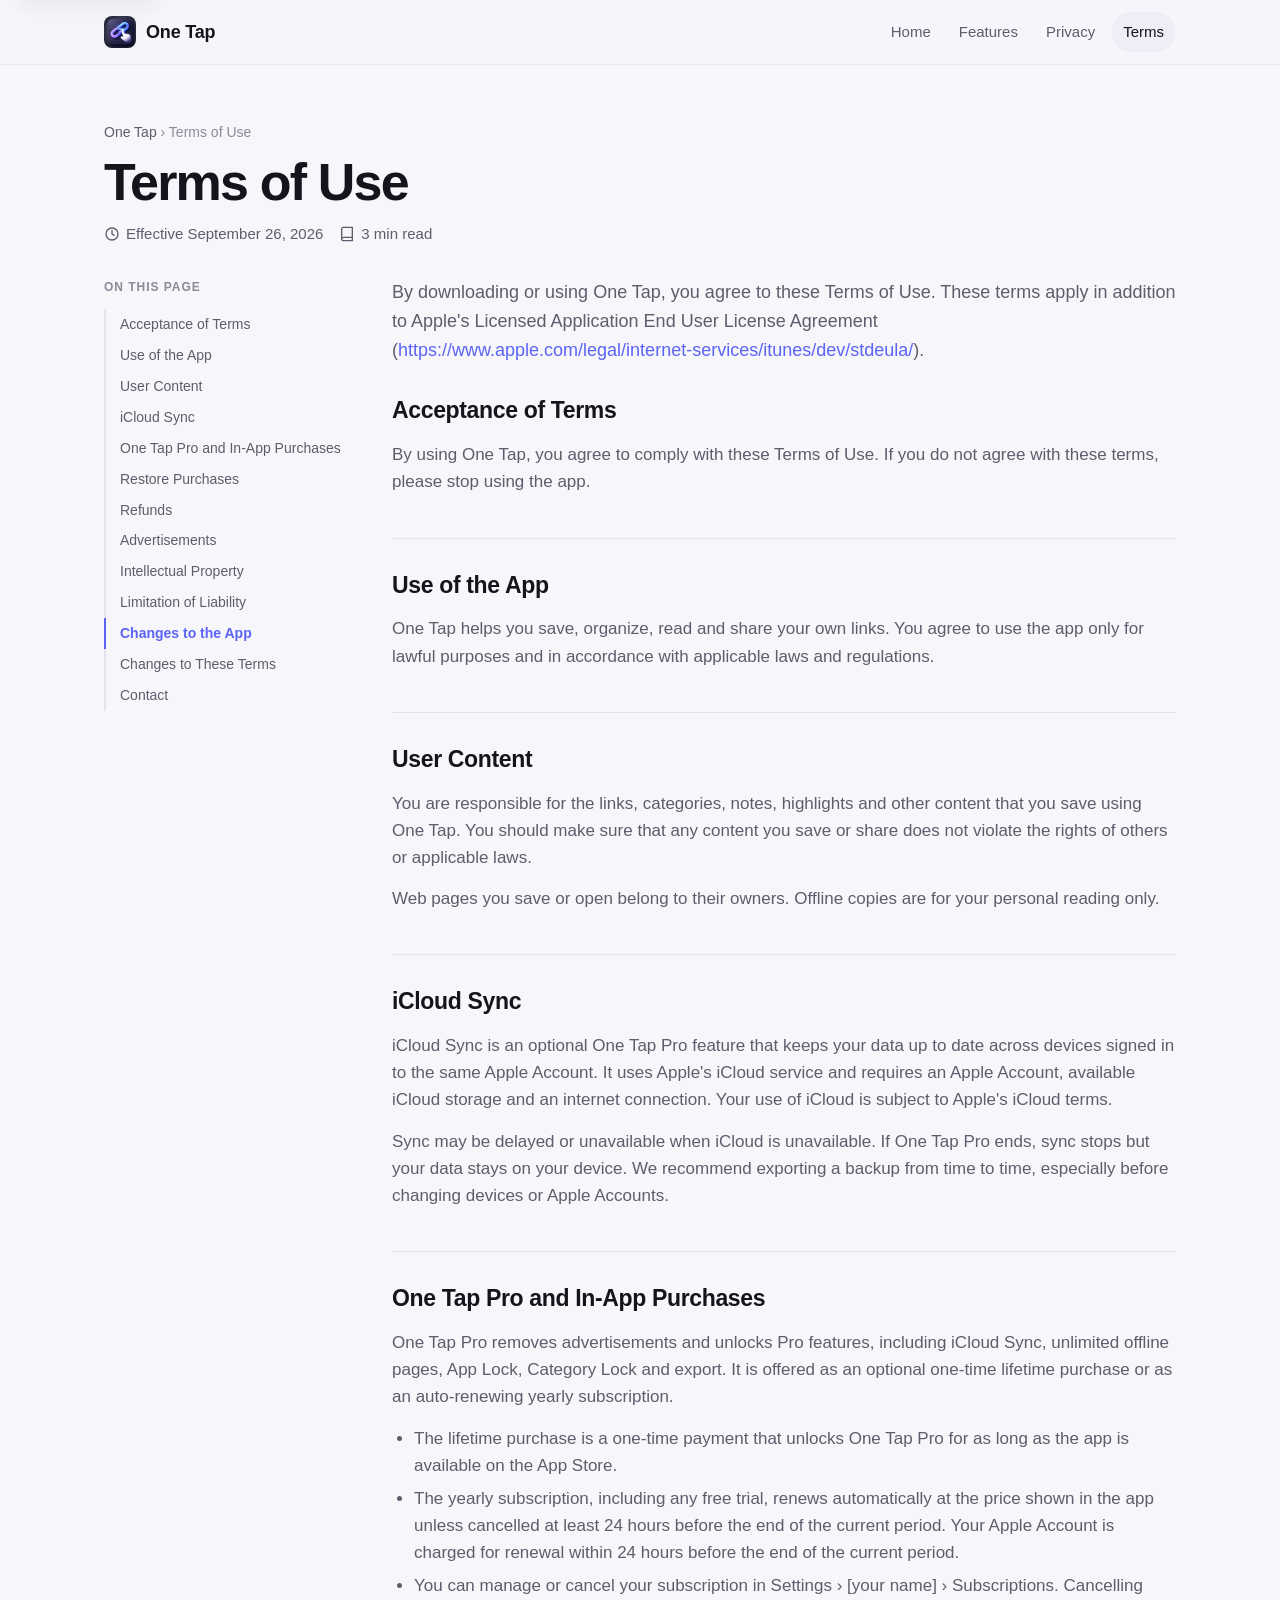
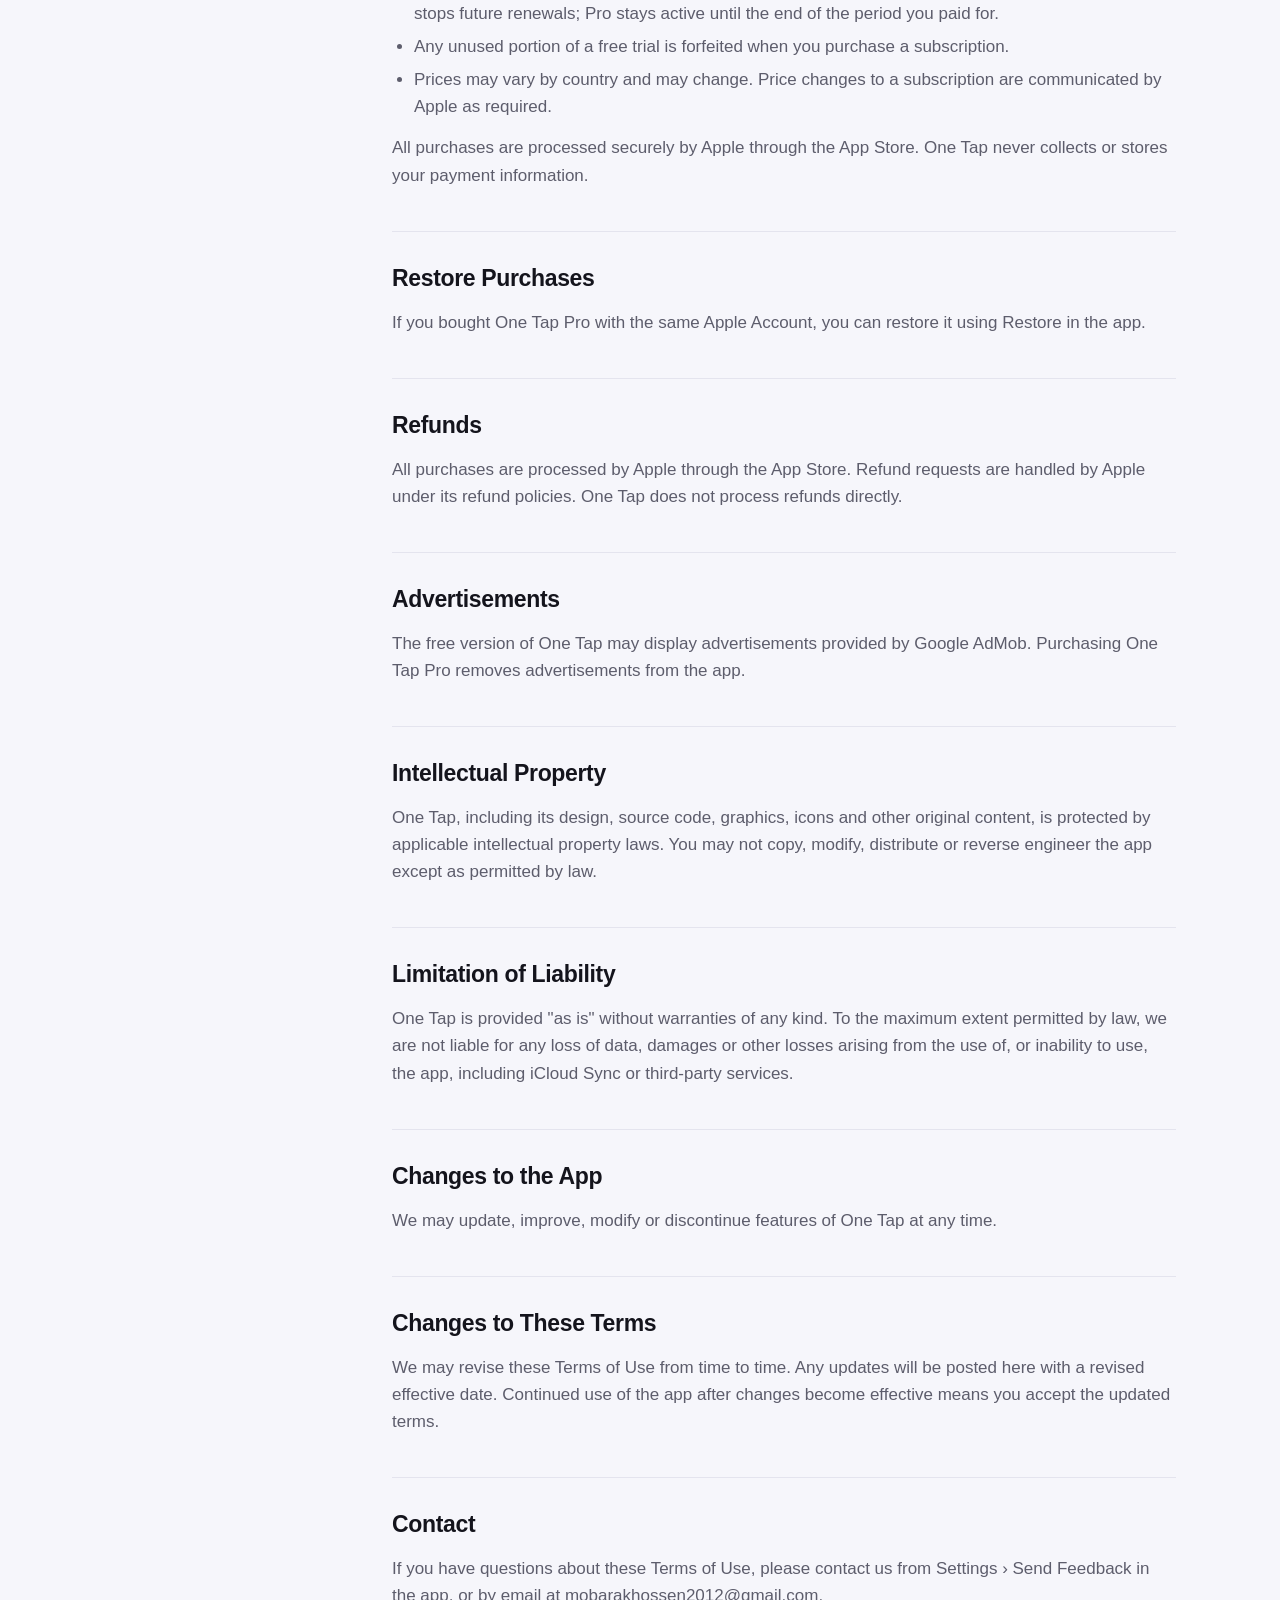
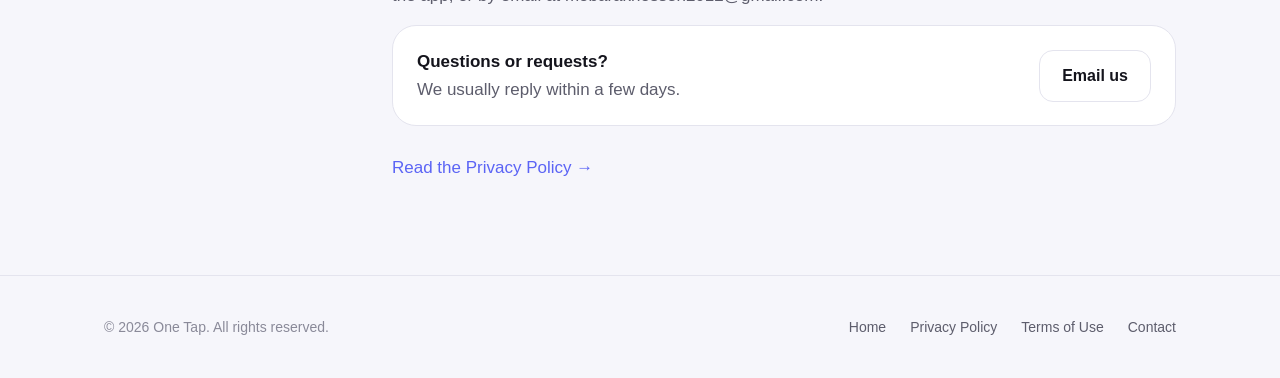
<file: terms-of-use.html>
<!DOCTYPE html>
<html lang="en">
<head>
    <meta charset="UTF-8">
    <meta name="viewport" content="width=device-width, initial-scale=1.0">
    <title>Terms of Use | One Tap Link Saver & Bookmark App</title>
    <meta name="description" content="The terms for using One Tap, including One Tap Pro, the yearly subscription and free trial, the lifetime purchase, iCloud Sync and ads.">
    <link rel="canonical" href="https://mobarak19.github.io/one-tap-privacy/terms-of-use.html">
    <meta name="robots" content="index, follow, max-image-preview:large">
    <meta name="theme-color" content="#f6f6fb" media="(prefers-color-scheme: light)">
    <meta name="theme-color" content="#07070c" media="(prefers-color-scheme: dark)">
    <meta property="og:type" content="article">
    <meta property="og:site_name" content="One Tap">
    <meta property="og:locale" content="en_US">
    <meta property="og:url" content="https://mobarak19.github.io/one-tap-privacy/terms-of-use.html">
    <meta property="og:title" content="Terms of Use | One Tap Link Saver & Bookmark App">
    <meta property="og:description" content="The terms for using One Tap, including One Tap Pro, the yearly subscription and free trial, the lifetime purchase, iCloud Sync and ads.">
    <meta property="og:image" content="https://mobarak19.github.io/one-tap-privacy/assets/og-image.png">
    <meta property="og:image:width" content="1200">
    <meta property="og:image:height" content="630">
    <meta name="twitter:card" content="summary_large_image">
    <meta name="twitter:title" content="Terms of Use | One Tap Link Saver & Bookmark App">
    <meta name="twitter:description" content="The terms for using One Tap, including One Tap Pro, the yearly subscription and free trial, the lifetime purchase, iCloud Sync and ads.">
    <meta name="twitter:image" content="https://mobarak19.github.io/one-tap-privacy/assets/og-image.png">
    <link rel="icon" type="image/png" sizes="64x64" href="assets/favicon.png">
    <link rel="apple-touch-icon" href="assets/apple-touch-icon.png">
    <link rel="manifest" href="site.webmanifest">
    <link rel="stylesheet" href="assets/styles.css">
    <script type="application/ld+json">
{
 "@context": "https://schema.org",
 "@graph": [
  {
   "@type": "WebPage",
   "@id": "https://mobarak19.github.io/one-tap-privacy/terms-of-use.html",
   "url": "https://mobarak19.github.io/one-tap-privacy/terms-of-use.html",
   "name": "Terms of Use | One Tap Link Saver & Bookmark App",
   "description": "The terms for using One Tap, including One Tap Pro, the yearly subscription and free trial, the lifetime purchase, iCloud Sync and ads.",
   "isPartOf": {
    "@id": "https://mobarak19.github.io/one-tap-privacy/#website"
   },
   "inLanguage": "en",
   "dateModified": "2026-09-26"
  },
  {
   "@type": "BreadcrumbList",
   "itemListElement": [
    {
     "@type": "ListItem",
     "position": 1,
     "name": "One Tap",
     "item": "https://mobarak19.github.io/one-tap-privacy/"
    },
    {
     "@type": "ListItem",
     "position": 2,
     "name": "Terms of Use",
     "item": "https://mobarak19.github.io/one-tap-privacy/terms-of-use.html"
    }
   ]
  }
 ]
}
    </script>
</head>
<body>
    <a class="skip-link" href="#main">Skip to content</a>

    <header class="site-header">
        <div class="wrap">
            <a class="brand" href="./" aria-label="One Tap home">
                <img src="assets/favicon.png" alt="" width="32" height="32">
                One Tap
            </a>
            <nav class="nav" aria-label="Main"><a href="./">Home</a><a href="./#features" class="nav-optional">Features</a><a href="privacy-policy.html">Privacy</a><a href="terms-of-use.html" aria-current="page">Terms</a></nav>
        </div>
    </header>

    <main id="main">
        <div class="wrap">
            <div class="legal-hero">
                <nav class="breadcrumb" aria-label="Breadcrumb"><a href="./">One Tap</a> › Terms of Use</nav>
                <h1>Terms of Use</h1>
                <p class="meta">
                    <span><svg width="16" height="16" viewBox="0 0 24 24" fill="none" stroke="currentColor" stroke-width="2" stroke-linecap="round" stroke-linejoin="round" aria-hidden="true"><circle cx="12" cy="12" r="9"/><path d="M12 7v5l3 2"/></svg> Effective September 26, 2026</span>
                    <span><svg width="16" height="16" viewBox="0 0 24 24" fill="none" stroke="currentColor" stroke-width="2" stroke-linecap="round" stroke-linejoin="round" aria-hidden="true"><path d="M4 19.5A2.5 2.5 0 0 1 6.5 17H20"/><path d="M6.5 2H20v20H6.5A2.5 2.5 0 0 1 4 19.5v-15A2.5 2.5 0 0 1 6.5 2Z"/></svg> 3 min read</span>
                </p>
            </div>

            <div class="legal">
                <aside class="toc" aria-label="Contents">
                    <details open>
                        <summary>Contents</summary>
                        <h2>On this page</h2>
                        <ol><li><a href="#acceptance-of-terms">Acceptance of Terms</a></li><li><a href="#use-of-the-app">Use of the App</a></li><li><a href="#user-content">User Content</a></li><li><a href="#icloud-sync">iCloud Sync</a></li><li><a href="#one-tap-pro-and-in-app-purchases">One Tap Pro and In-App Purchases</a></li><li><a href="#restore-purchases">Restore Purchases</a></li><li><a href="#refunds">Refunds</a></li><li><a href="#advertisements">Advertisements</a></li><li><a href="#intellectual-property">Intellectual Property</a></li><li><a href="#limitation-of-liability">Limitation of Liability</a></li><li><a href="#changes-to-the-app">Changes to the App</a></li><li><a href="#changes-to-these-terms">Changes to These Terms</a></li><li><a href="#contact">Contact</a></li></ol>
                    </details>
                </aside>

                <article class="doc">
                    <p class="intro">By downloading or using One Tap, you agree to these Terms of Use. These terms apply in addition to Apple's Licensed Application End User License Agreement (<a href="https://www.apple.com/legal/internet-services/itunes/dev/stdeula/" rel="noopener">https://www.apple.com/legal/internet-services/itunes/dev/stdeula/</a>).</p>
                    
                    <section id="acceptance-of-terms" aria-labelledby="acceptance-of-terms-title"><h2 id="acceptance-of-terms-title">Acceptance of Terms<a class="anchor" href="#acceptance-of-terms" aria-label="Link to Acceptance of Terms">#</a></h2><p>By using One Tap, you agree to comply with these Terms of Use. If you do not agree with these terms, please stop using the app.</p></section><section id="use-of-the-app" aria-labelledby="use-of-the-app-title"><h2 id="use-of-the-app-title">Use of the App<a class="anchor" href="#use-of-the-app" aria-label="Link to Use of the App">#</a></h2><p>One Tap helps you save, organize, read and share your own links. You agree to use the app only for lawful purposes and in accordance with applicable laws and regulations.</p></section><section id="user-content" aria-labelledby="user-content-title"><h2 id="user-content-title">User Content<a class="anchor" href="#user-content" aria-label="Link to User Content">#</a></h2><p>You are responsible for the links, categories, notes, highlights and other content that you save using One Tap. You should make sure that any content you save or share does not violate the rights of others or applicable laws.</p>
<p>Web pages you save or open belong to their owners. Offline copies are for your personal reading only.</p></section><section id="icloud-sync" aria-labelledby="icloud-sync-title"><h2 id="icloud-sync-title">iCloud Sync<a class="anchor" href="#icloud-sync" aria-label="Link to iCloud Sync">#</a></h2><p>iCloud Sync is an optional One Tap Pro feature that keeps your data up to date across devices signed in to the same Apple Account. It uses Apple's iCloud service and requires an Apple Account, available iCloud storage and an internet connection. Your use of iCloud is subject to Apple's iCloud terms.</p>
<p>Sync may be delayed or unavailable when iCloud is unavailable. If One Tap Pro ends, sync stops but your data stays on your device. We recommend exporting a backup from time to time, especially before changing devices or Apple Accounts.</p></section><section id="one-tap-pro-and-in-app-purchases" aria-labelledby="one-tap-pro-and-in-app-purchases-title"><h2 id="one-tap-pro-and-in-app-purchases-title">One Tap Pro and In-App Purchases<a class="anchor" href="#one-tap-pro-and-in-app-purchases" aria-label="Link to One Tap Pro and In-App Purchases">#</a></h2><p>One Tap Pro removes advertisements and unlocks Pro features, including iCloud Sync, unlimited offline pages, App Lock, Category Lock and export. It is offered as an optional one-time lifetime purchase or as an auto-renewing yearly subscription.</p>
<ul><li>The lifetime purchase is a one-time payment that unlocks One Tap Pro for as long as the app is available on the App Store.</li><li>The yearly subscription, including any free trial, renews automatically at the price shown in the app unless cancelled at least 24 hours before the end of the current period. Your Apple Account is charged for renewal within 24 hours before the end of the current period.</li><li>You can manage or cancel your subscription in Settings › [your name] › Subscriptions. Cancelling stops future renewals; Pro stays active until the end of the period you paid for.</li><li>Any unused portion of a free trial is forfeited when you purchase a subscription.</li><li>Prices may vary by country and may change. Price changes to a subscription are communicated by Apple as required.</li></ul>
<p>All purchases are processed securely by Apple through the App Store. One Tap never collects or stores your payment information.</p></section><section id="restore-purchases" aria-labelledby="restore-purchases-title"><h2 id="restore-purchases-title">Restore Purchases<a class="anchor" href="#restore-purchases" aria-label="Link to Restore Purchases">#</a></h2><p>If you bought One Tap Pro with the same Apple Account, you can restore it using Restore in the app.</p></section><section id="refunds" aria-labelledby="refunds-title"><h2 id="refunds-title">Refunds<a class="anchor" href="#refunds" aria-label="Link to Refunds">#</a></h2><p>All purchases are processed by Apple through the App Store. Refund requests are handled by Apple under its refund policies. One Tap does not process refunds directly.</p></section><section id="advertisements" aria-labelledby="advertisements-title"><h2 id="advertisements-title">Advertisements<a class="anchor" href="#advertisements" aria-label="Link to Advertisements">#</a></h2><p>The free version of One Tap may display advertisements provided by Google AdMob. Purchasing One Tap Pro removes advertisements from the app.</p></section><section id="intellectual-property" aria-labelledby="intellectual-property-title"><h2 id="intellectual-property-title">Intellectual Property<a class="anchor" href="#intellectual-property" aria-label="Link to Intellectual Property">#</a></h2><p>One Tap, including its design, source code, graphics, icons and other original content, is protected by applicable intellectual property laws. You may not copy, modify, distribute or reverse engineer the app except as permitted by law.</p></section><section id="limitation-of-liability" aria-labelledby="limitation-of-liability-title"><h2 id="limitation-of-liability-title">Limitation of Liability<a class="anchor" href="#limitation-of-liability" aria-label="Link to Limitation of Liability">#</a></h2><p>One Tap is provided "as is" without warranties of any kind. To the maximum extent permitted by law, we are not liable for any loss of data, damages or other losses arising from the use of, or inability to use, the app, including iCloud Sync or third-party services.</p></section><section id="changes-to-the-app" aria-labelledby="changes-to-the-app-title"><h2 id="changes-to-the-app-title">Changes to the App<a class="anchor" href="#changes-to-the-app" aria-label="Link to Changes to the App">#</a></h2><p>We may update, improve, modify or discontinue features of One Tap at any time.</p></section><section id="changes-to-these-terms" aria-labelledby="changes-to-these-terms-title"><h2 id="changes-to-these-terms-title">Changes to These Terms<a class="anchor" href="#changes-to-these-terms" aria-label="Link to Changes to These Terms">#</a></h2><p>We may revise these Terms of Use from time to time. Any updates will be posted here with a revised effective date. Continued use of the app after changes become effective means you accept the updated terms.</p></section><section id="contact" aria-labelledby="contact-title"><h2 id="contact-title">Contact<a class="anchor" href="#contact" aria-label="Link to Contact">#</a></h2><p>If you have questions about these Terms of Use, please contact us from Settings › Send Feedback in the app, or by email at mobarakhossen2012@gmail.com.</p><div class="contact-card"><p><strong>Questions or requests?</strong>We usually reply within a few days.</p><a class="btn btn-ghost" href="mailto:mobarakhossen2012@gmail.com?subject=One%20Tap%20Terms%20of%20Use">Email us</a></div></section>
                    <p><a href="privacy-policy.html">Read the Privacy Policy →</a></p>
                </article>
            </div>
        </div>
    </main>

    <footer class="site-footer">
        <div class="wrap">
            <span>© <span data-year>2026</span> One Tap. All rights reserved.</span>
            <nav aria-label="Footer">
                <a href="./">Home</a>
                <a href="privacy-policy.html">Privacy Policy</a>
                <a href="terms-of-use.html">Terms of Use</a>
                <a href="mailto:mobarakhossen2012@gmail.com?subject=One%20Tap%20Support">Contact</a>
            </nav>
        </div>
    </footer>

    <a class="back-to-top" href="#main" aria-label="Back to top">
        <svg viewBox="0 0 24 24" fill="none" stroke="currentColor" stroke-width="2.2" stroke-linecap="round" stroke-linejoin="round" aria-hidden="true"><path d="m18 15-6-6-6 6"/></svg>
    </a>

    <script src="assets/site.js" defer></script>
</body>
</html>
</file>
<file: assets/styles.css>
/* One Tap website: shared styles for the home page and legal pages. */

:root {
    --blue: #4f7bff;
    --violet: #9a5cff;
    --mint: #2fd4a7;
    --gradient: linear-gradient(135deg, var(--blue), var(--violet));

    --bg: #f6f6fb;
    --bg-elevated: #ffffff;
    --bg-muted: #eeeef6;
    --text: #14141c;
    --text-secondary: #5d5d6c;
    --text-tertiary: #8a8a99;
    --border: #e4e4ee;
    --accent: #5b64f5;
    --accent-soft: rgba(91, 100, 245, 0.1);
    --shadow: 0 1px 2px rgba(20, 20, 40, 0.04), 0 8px 24px rgba(20, 20, 40, 0.06);
    --hero-glow: rgba(154, 92, 255, 0.18);

    --radius-lg: 24px;
    --radius-md: 16px;
    --radius-sm: 10px;
    --max: 1120px;
    --font: -apple-system, BlinkMacSystemFont, "SF Pro Text", "SF Pro Display", "Segoe UI", Inter, Helvetica, Arial, sans-serif;
    color-scheme: light;
}

@media (prefers-color-scheme: dark) {
    :root {
        --bg: #07070c;
        --bg-elevated: #12121b;
        --bg-muted: #1a1a25;
        --text: #f3f3f8;
        --text-secondary: #a4a4b5;
        --text-tertiary: #72728a;
        --border: #25253a;
        --accent: #8b93ff;
        --accent-soft: rgba(139, 147, 255, 0.14);
        --shadow: 0 1px 2px rgba(0, 0, 0, 0.4), 0 12px 32px rgba(0, 0, 0, 0.35);
        --hero-glow: rgba(154, 92, 255, 0.28);
        color-scheme: dark;
    }
}

*, *::before, *::after { box-sizing: border-box; }

html { scroll-behavior: smooth; -webkit-text-size-adjust: 100%; }

@media (prefers-reduced-motion: reduce) {
    html { scroll-behavior: auto; }
    *, *::before, *::after { transition: none !important; animation: none !important; }
}

body {
    margin: 0;
    background: var(--bg);
    color: var(--text);
    font-family: var(--font);
    font-size: 17px;
    line-height: 1.6;
    -webkit-font-smoothing: antialiased;
}

img { max-width: 100%; display: block; }

a { color: var(--accent); text-decoration: none; }
a:hover { text-decoration: underline; text-underline-offset: 3px; }

:focus-visible { outline: 3px solid var(--accent); outline-offset: 3px; border-radius: 6px; }

.skip-link {
    position: absolute; left: 16px; top: -48px; z-index: 100;
    background: var(--bg-elevated); color: var(--text);
    padding: 10px 16px; border-radius: var(--radius-sm); box-shadow: var(--shadow);
}
.skip-link:focus { top: 12px; }

.wrap { max-width: var(--max); margin: 0 auto; padding: 0 24px; }

/* ---------- Header ---------- */

.site-header {
    position: sticky; top: 0; z-index: 50;
    background: color-mix(in srgb, var(--bg) 80%, transparent);
    backdrop-filter: saturate(180%) blur(18px);
    -webkit-backdrop-filter: saturate(180%) blur(18px);
    border-bottom: 1px solid color-mix(in srgb, var(--border) 70%, transparent);
}
.site-header .wrap { display: flex; align-items: center; justify-content: space-between; height: 64px; gap: 16px; }

.brand { display: flex; align-items: center; gap: 10px; color: var(--text); font-weight: 700; font-size: 18px; letter-spacing: -0.01em; }
.brand:hover { text-decoration: none; }
.brand img { width: 32px; height: 32px; border-radius: 8px; }

.nav { display: flex; align-items: center; gap: 4px; }
.nav a { color: var(--text-secondary); font-size: 15px; font-weight: 500; padding: 8px 12px; border-radius: 999px; }
.nav a:hover { color: var(--text); background: var(--bg-muted); text-decoration: none; }
.nav a[aria-current="page"] { color: var(--text); background: var(--bg-muted); }

@media (max-width: 640px) {
    .nav .nav-optional { display: none; }
    .nav a { padding: 8px 10px; font-size: 14px; }
}

/* ---------- Buttons ---------- */

.btn {
    display: inline-flex; align-items: center; justify-content: center; gap: 10px;
    min-height: 52px; padding: 0 22px; border-radius: 14px;
    font-size: 16px; font-weight: 600; font-family: inherit;
    border: 1px solid transparent; cursor: pointer;
    transition: transform .15s ease, box-shadow .15s ease;
}
.btn:hover { text-decoration: none; transform: translateY(-1px); }
.btn-store { background: var(--text); color: var(--bg); }
.btn-store svg { width: 22px; height: 22px; }
.btn-store .btn-label { display: flex; flex-direction: column; line-height: 1.15; text-align: left; }
.btn-store small { font-size: 11px; font-weight: 500; opacity: .75; }
.btn-ghost { background: var(--bg-elevated); color: var(--text); border-color: var(--border); }

/* ---------- Hero ---------- */

.hero { position: relative; overflow: hidden; padding: 72px 0 56px; }
.hero::before {
    content: ""; position: absolute; inset: -30% -10% auto; height: 520px;
    background: radial-gradient(closest-side, var(--hero-glow), transparent);
    pointer-events: none;
}
.hero .wrap { position: relative; display: grid; grid-template-columns: 1.1fr 0.9fr; gap: 56px; align-items: center; }

.eyebrow {
    display: inline-flex; align-items: center; gap: 8px;
    font-size: 13px; font-weight: 600; letter-spacing: .02em;
    color: var(--accent); background: var(--accent-soft);
    padding: 6px 12px; border-radius: 999px; margin-bottom: 20px;
}
.hero h1 { font-size: clamp(40px, 6vw, 64px); line-height: 1.04; letter-spacing: -0.035em; margin: 0 0 20px; }
.gradient-text { background: var(--gradient); -webkit-background-clip: text; background-clip: text; color: transparent; }
.hero .lead { font-size: clamp(18px, 2vw, 21px); color: var(--text-secondary); max-width: 34ch; margin: 0 0 32px; }
.hero-actions { display: flex; flex-wrap: wrap; gap: 12px; align-items: center; }
.hero-note { margin-top: 18px; font-size: 14px; color: var(--text-tertiary); }

@media (max-width: 880px) {
    .hero { padding: 48px 0 32px; }
    .hero .wrap { grid-template-columns: 1fr; gap: 40px; text-align: center; }
    .hero .lead { margin-left: auto; margin-right: auto; }
    .hero-actions { justify-content: center; }
}

/* ---------- Phone mock ---------- */

.phone {
    width: min(320px, 100%); margin: 0 auto; aspect-ratio: 9 / 19;
    background: #0c0c14; border-radius: 48px; padding: 12px;
    box-shadow: 0 30px 80px rgba(60, 40, 140, 0.35), inset 0 0 0 2px #2a2a3a;
}
.screen {
    height: 100%; border-radius: 38px; overflow: hidden;
    background: #0b0b12; color: #f3f3f8; padding: 44px 16px 16px;
    display: flex; flex-direction: column; gap: 12px; font-size: 13px; text-align: left;
}
.screen-title { font-size: 26px; font-weight: 700; letter-spacing: -0.02em; margin: 0 4px 4px; }
.screen-search { background: #1b1b27; border-radius: 12px; padding: 9px 12px; color: #7d7d92; }
.chips { display: flex; gap: 6px; overflow: hidden; }
.chip { background: #1b1b27; border-radius: 999px; padding: 5px 10px; white-space: nowrap; color: #b8b8cc; font-size: 12px; }
.chip.active { background: var(--gradient); color: #fff; }
.cat { background: #15151f; border-radius: 16px; padding: 12px; }
.cat-head { display: flex; align-items: center; gap: 8px; font-weight: 600; margin-bottom: 8px; }
.cat-dot { width: 26px; height: 26px; border-radius: 8px; display: grid; place-items: center; font-size: 14px; }
.cat-count { margin-left: auto; color: #7d7d92; font-weight: 500; font-size: 12px; }
.link-row { display: flex; align-items: center; gap: 10px; padding: 6px 2px; }
.favicon { flex: none; width: 22px; height: 22px; border-radius: 6px; background: #262636; display: grid; place-items: center; font-size: 11px; font-weight: 700; color: #cfd0e6; }
.link-row span:not(.favicon) { flex: 1; overflow: hidden; text-overflow: ellipsis; white-space: nowrap; }
.link-row .dot { flex: none; width: 7px; height: 7px; border-radius: 50%; background: var(--blue); }
.sync-pill { margin-top: auto; display: flex; align-items: center; justify-content: center; gap: 6px; color: #9fe8d4; font-size: 12px; }

/* ---------- Sections ---------- */

.section { padding: 72px 0; }
.section-head { max-width: 640px; margin: 0 auto 44px; text-align: center; }
.section-head h2 { font-size: clamp(30px, 4vw, 42px); letter-spacing: -0.03em; line-height: 1.1; margin: 0 0 14px; }
.section-head p { color: var(--text-secondary); margin: 0; font-size: 18px; }

.grid { display: grid; grid-template-columns: repeat(3, 1fr); gap: 16px; }
@media (max-width: 880px) { .grid { grid-template-columns: repeat(2, 1fr); } }
@media (max-width: 560px) { .grid { grid-template-columns: 1fr; } .section { padding: 52px 0; } }

.card {
    background: var(--bg-elevated); border: 1px solid var(--border);
    border-radius: var(--radius-lg); padding: 26px; box-shadow: var(--shadow);
}
.card h3 { font-size: 19px; margin: 16px 0 8px; letter-spacing: -0.01em; }
.card p { margin: 0; color: var(--text-secondary); font-size: 16px; }
.icon {
    width: 44px; height: 44px; border-radius: 12px; display: grid; place-items: center;
    color: #fff; background: var(--gradient);
}
.icon svg { width: 22px; height: 22px; }
.icon.mint { background: linear-gradient(135deg, #2fd4a7, #1fa0c9); }
.icon.orange { background: linear-gradient(135deg, #ffb340, #ff6b4a); }
.icon.pink { background: linear-gradient(135deg, #ff5c8a, #c850c0); }

/* ---------- Privacy band ---------- */

.band {
    background: var(--gradient); color: #fff; border-radius: 32px;
    padding: 56px; display: grid; grid-template-columns: 1fr 1fr; gap: 40px; align-items: center;
    box-shadow: 0 30px 80px rgba(79, 123, 255, 0.25);
}
.band h2 { font-size: clamp(30px, 4vw, 42px); letter-spacing: -0.03em; line-height: 1.1; margin: 0 0 14px; }
.band p { margin: 0; color: rgba(255, 255, 255, .85); font-size: 18px; }
.band ul { list-style: none; margin: 0; padding: 0; display: grid; gap: 12px; }
.band li {
    display: flex; gap: 12px; align-items: flex-start;
    background: rgba(255, 255, 255, .12); border: 1px solid rgba(255, 255, 255, .18);
    border-radius: var(--radius-md); padding: 14px 16px; font-size: 16px;
}
.band li svg { flex: none; width: 20px; height: 20px; margin-top: 2px; }
.band a { color: #fff; text-decoration: underline; text-underline-offset: 3px; }
@media (max-width: 880px) { .band { grid-template-columns: 1fr; padding: 36px 24px; border-radius: 24px; } }

/* ---------- Pricing ---------- */

.plans { display: grid; grid-template-columns: 1fr 1fr; gap: 16px; max-width: 820px; margin: 0 auto; }
@media (max-width: 720px) { .plans { grid-template-columns: 1fr; } }
.plan h3 { margin-top: 0; font-size: 22px; }
.plan .plan-sub { color: var(--text-secondary); margin: 0 0 20px; font-size: 15px; }
.plan ul { list-style: none; margin: 0; padding: 0; display: grid; gap: 10px; }
.plan li { display: flex; gap: 10px; font-size: 16px; }
.plan li svg { flex: none; width: 20px; height: 20px; margin-top: 3px; color: var(--mint); }
.plan.pro { border: 2px solid transparent; background: linear-gradient(var(--bg-elevated), var(--bg-elevated)) padding-box, var(--gradient) border-box; }
.badge { display: inline-block; font-size: 12px; font-weight: 700; letter-spacing: .04em; color: #fff; background: var(--gradient); padding: 4px 10px; border-radius: 999px; margin-left: 8px; vertical-align: middle; }
.plans-note { text-align: center; color: var(--text-tertiary); font-size: 14px; margin: 20px auto 0; max-width: 640px; }

/* ---------- FAQ ---------- */

.faq { max-width: 760px; margin: 0 auto; display: grid; gap: 10px; }
.faq details { background: var(--bg-elevated); border: 1px solid var(--border); border-radius: var(--radius-md); padding: 0 20px; }
.faq summary {
    cursor: pointer; list-style: none; padding: 18px 0; font-weight: 600; font-size: 17px;
    display: flex; justify-content: space-between; gap: 16px; align-items: center;
}
.faq summary::-webkit-details-marker { display: none; }
.faq summary::after { content: "+"; font-size: 22px; font-weight: 400; color: var(--text-tertiary); transition: transform .2s ease; }
.faq details[open] summary::after { transform: rotate(45deg); }
.faq details p { margin: 0 0 18px; color: var(--text-secondary); }

/* ---------- Legal pages ---------- */

.legal-hero { padding: 56px 0 32px; }
.legal-hero .breadcrumb { font-size: 14px; color: var(--text-tertiary); margin-bottom: 12px; }
.legal-hero .breadcrumb a { color: var(--text-secondary); }
.legal-hero h1 { font-size: clamp(36px, 5vw, 52px); letter-spacing: -0.035em; line-height: 1.05; margin: 0 0 12px; }
.legal-hero .meta { color: var(--text-secondary); margin: 0; display: flex; flex-wrap: wrap; gap: 8px 16px; font-size: 15px; }
.legal-hero .meta span { display: inline-flex; align-items: center; gap: 6px; }

.legal { display: grid; grid-template-columns: 240px minmax(0, 1fr); gap: 48px; align-items: start; padding-bottom: 80px; }
@media (max-width: 900px) { .legal { grid-template-columns: 1fr; gap: 24px; } }

.toc { position: sticky; top: 88px; font-size: 14px; }
.toc h2 { font-size: 12px; text-transform: uppercase; letter-spacing: .08em; color: var(--text-tertiary); margin: 0 0 12px; }
.toc ol { list-style: none; margin: 0; padding: 0; border-left: 2px solid var(--border); }
.toc a { display: block; padding: 6px 0 6px 14px; margin-left: -2px; color: var(--text-secondary); border-left: 2px solid transparent; line-height: 1.35; }
.toc a:hover { color: var(--text); text-decoration: none; }
.toc a.active { color: var(--accent); border-left-color: var(--accent); font-weight: 600; }
@media (max-width: 900px) {
    .toc { position: static; }
    .toc details { background: var(--bg-elevated); border: 1px solid var(--border); border-radius: var(--radius-md); padding: 4px 16px; }
    .toc summary { cursor: pointer; padding: 10px 0; font-weight: 600; color: var(--text); }
    .toc h2 { display: none; }
    .toc ol { margin-bottom: 12px; }
}
@media (min-width: 901px) {
    .toc details > summary { display: none; }
}

.doc { min-width: 0; }
.doc .intro { margin-bottom: 28px; font-size: 18px; }
.doc .summary {
    background: var(--accent-soft); border: 1px solid color-mix(in srgb, var(--accent) 25%, transparent);
    border-radius: var(--radius-lg); padding: 24px 28px; margin-bottom: 32px;
}
.doc .summary h2 { font-size: 18px; margin: 0 0 12px; display: flex; align-items: center; gap: 8px; }
.doc .summary ul { margin: 0; padding-left: 20px; }
.doc .summary li { margin: 6px 0; }
.doc section { padding: 28px 0; border-top: 1px solid var(--border); scroll-margin-top: 84px; }
.doc section:first-of-type { border-top: 0; padding-top: 0; }
.doc h2 { font-size: 23px; letter-spacing: -0.015em; margin: 0 0 12px; }
.doc h2 a.anchor { color: var(--text-tertiary); opacity: 0; margin-left: 8px; font-weight: 400; }
.doc h2:hover a.anchor, .doc h2 a.anchor:focus { opacity: 1; text-decoration: none; }
.doc p, .doc li { color: var(--text-secondary); }
.doc p { margin: 0 0 14px; }
.doc ul { margin: 0 0 14px; padding-left: 22px; }
.doc li { margin: 6px 0; }
.doc strong { color: var(--text); }
.doc a { word-break: break-word; }

.contact-card {
    margin-top: 16px; display: flex; flex-wrap: wrap; align-items: center; justify-content: space-between; gap: 16px;
    background: var(--bg-elevated); border: 1px solid var(--border); border-radius: var(--radius-lg); padding: 22px 24px;
}
.contact-card p { margin: 0; color: var(--text-secondary); }
.contact-card strong { display: block; color: var(--text); font-size: 17px; }

/* ---------- Footer ---------- */

.site-footer { border-top: 1px solid var(--border); padding: 40px 0; color: var(--text-tertiary); font-size: 14px; }
.site-footer .wrap { display: flex; flex-wrap: wrap; gap: 16px 32px; align-items: center; justify-content: space-between; }
.site-footer nav { display: flex; flex-wrap: wrap; gap: 8px 24px; }
.site-footer a { color: var(--text-secondary); }

.back-to-top {
    position: fixed; right: 20px; bottom: 20px; width: 44px; height: 44px; border-radius: 50%;
    display: grid; place-items: center; background: var(--bg-elevated); color: var(--text);
    border: 1px solid var(--border); box-shadow: var(--shadow);
    opacity: 0; pointer-events: none; transition: opacity .2s ease;
}
.back-to-top.visible { opacity: 1; pointer-events: auto; }
.back-to-top:hover { text-decoration: none; }
.back-to-top svg { width: 20px; height: 20px; }

@media print {
    .site-header, .toc, .site-footer, .back-to-top, .skip-link { display: none !important; }
    body { background: #fff; color: #000; font-size: 12pt; }
    .legal { display: block; }
    .doc p, .doc li { color: #000; }
}

/* ---------- SEO heading, detail list, responsive refinements ---------- */

/* Keyword line inside the H1; the slogan below it keeps the big type. */
.h1-kicker {
    display: block; margin-bottom: 14px;
    font-size: 15px; font-weight: 600; letter-spacing: 0; line-height: 1.4;
    color: var(--text-secondary);
}

.section-tight { padding-top: 24px; }

.minis {
    list-style: none; margin: 0; padding: 0;
    display: grid; grid-template-columns: repeat(3, minmax(0, 1fr)); gap: 12px;
}
.minis li {
    background: var(--bg-elevated); border: 1px solid var(--border);
    border-radius: var(--radius-md); padding: 16px 18px;
}
.minis strong { display: block; font-size: 15px; }
.minis span { display: block; margin-top: 4px; font-size: 14px; color: var(--text-secondary); line-height: 1.5; }
.card h3 .badge { margin-left: 6px; font-size: 10.5px; padding: 3px 8px; }

@media (max-width: 880px) {
    .minis { grid-template-columns: repeat(2, minmax(0, 1fr)); }
}
@media (max-width: 560px) {
    .minis { grid-template-columns: minmax(0, 1fr); }
    .wrap { padding: 0 16px; }
    .hero-actions .btn { flex: 1 1 100%; }
    .h1-kicker { font-size: 14px; }
    .plan { padding: 24px 20px; }
}
@media (max-width: 380px) {
    .hero h1 { font-size: 36px; }
    .section-head h2 { font-size: 26px; }
    .phone { width: 280px; }
    .nav a { padding: 8px 7px; }
}

/* Touch screens: no hover lift, comfortable tap targets. */
@media (hover: none) {
    .btn:hover, .card:hover { transform: none; }
    .faq summary, .toc a, .site-footer nav a { min-height: 44px; display: flex; align-items: center; }
}

/* Keep the brand phrase "one tap." on one line. */
.hero h1 .gradient-text { white-space: nowrap; }
</file>
